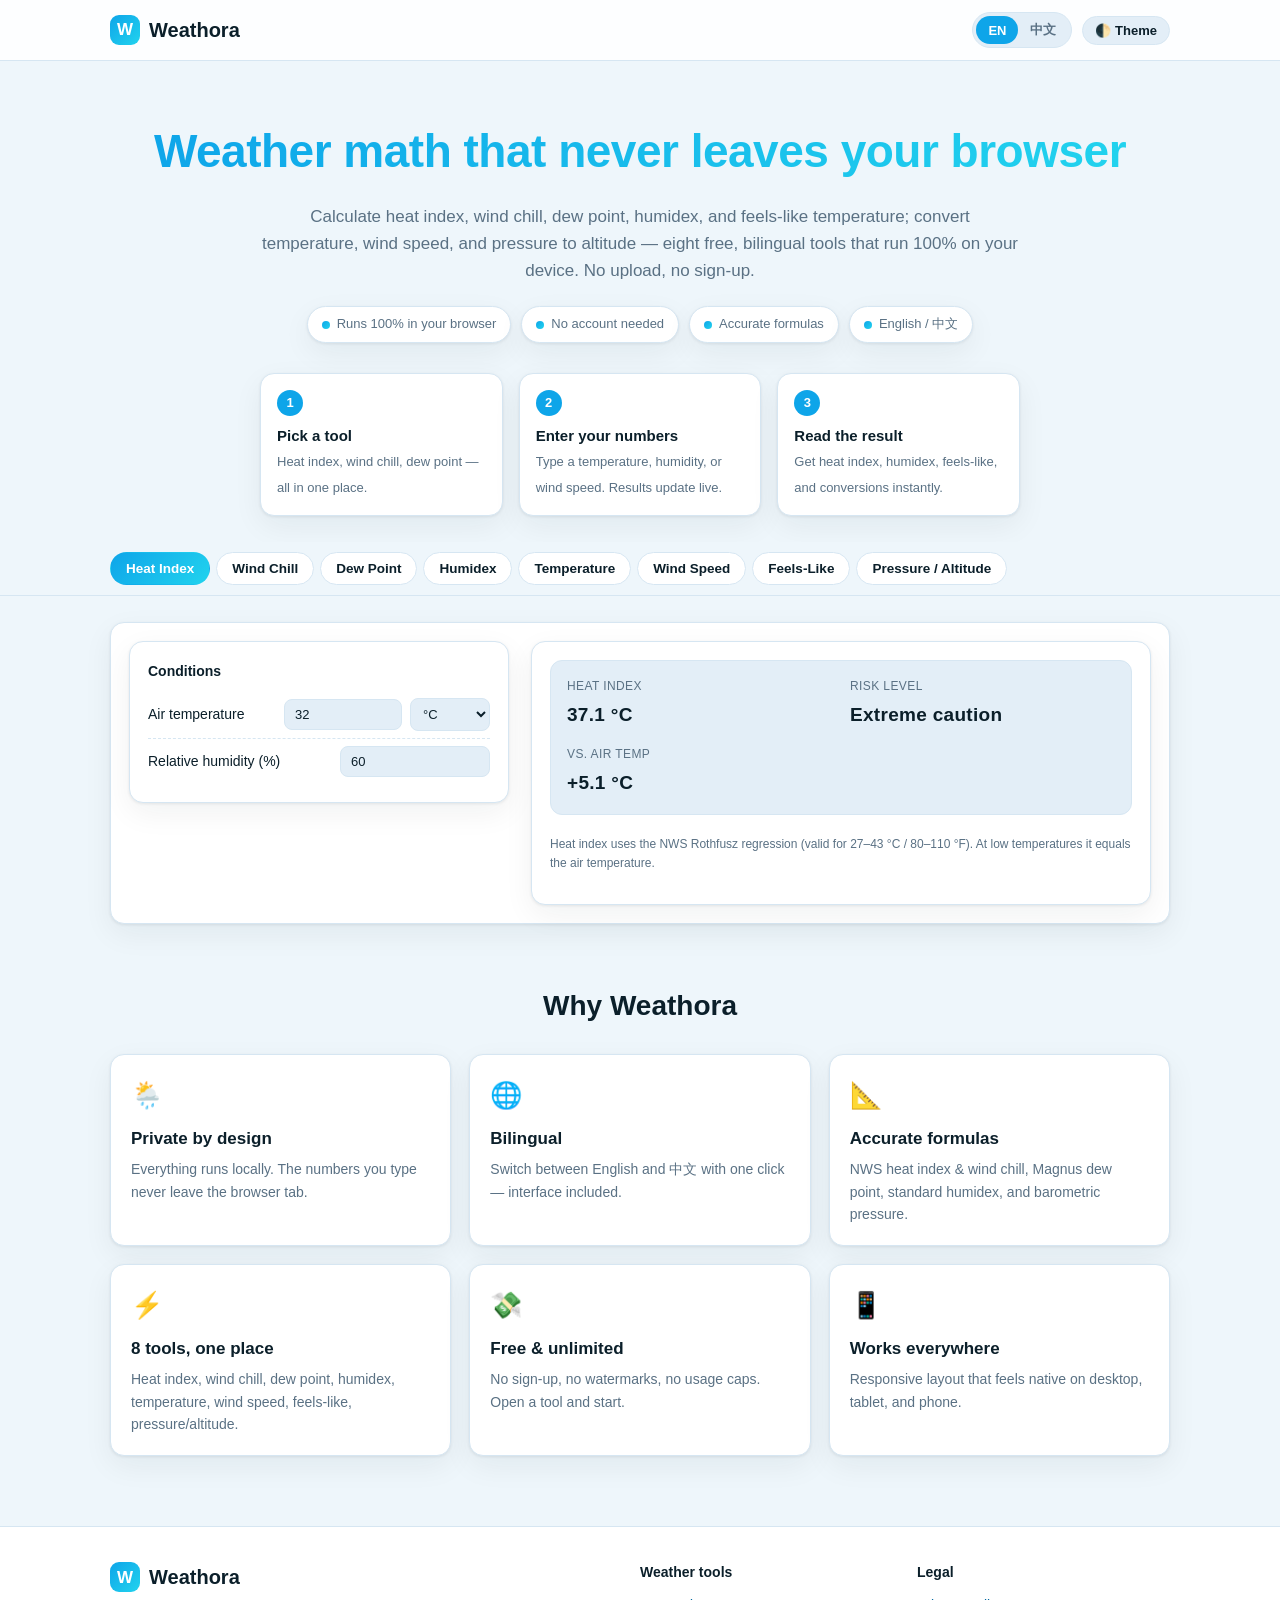
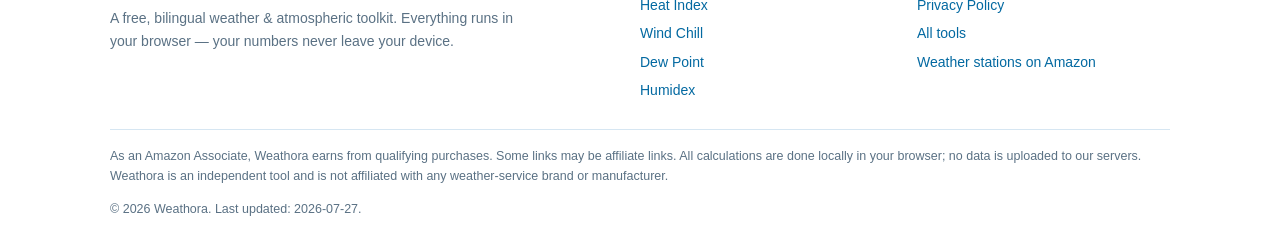
<file: index.html>
<!DOCTYPE html>
<html lang="en" data-theme="light" data-lang="en">
<head>
<meta charset="UTF-8" />
<meta name="viewport" content="width=device-width, initial-scale=1" />
<title>Weathora — Free Online Weather & Atmospheric Calculators (Heat Index, Wind Chill, Dew Point)</title>
<meta name="description" content="Weathora is a free, bilingual weather & atmospheric toolkit that runs 100% in your browser. Calculate heat index, wind chill, dew point, humidex, feels-like temperature, convert temperature and wind speed, and convert pressure to altitude — no upload, no sign-up. 中文界面可用。" />
<meta name="keywords" content="heat index calculator, wind chill calculator, dew point calculator, humidex calculator, temperature converter, wind speed converter, feels like temperature, pressure altitude calculator, 酷热指数计算器, 风寒指数计算器, 露点计算器, 体感温度计算器" />
<meta name="author" content="Weathora" />
<meta name="robots" content="index,follow" />
<link rel="canonical" href="https://weathora.com/" />
<link rel="alternate" hreflang="en" href="https://weathora.com/" />
<link rel="alternate" hreflang="zh-CN" href="https://weathora.com/" />
<link rel="alternate" hreflang="x-default" href="https://weathora.com/" />
<meta property="og:type" content="website" />
<meta property="og:title" content="Weathora — Free Online Weather & Atmospheric Calculators" />
<meta property="og:description" content="Calculate heat index, wind chill, dew point, humidex, feels-like, convert temperature / wind speed / pressure — all in your browser. No upload, no sign-up. 中文界面可用。" />
<meta property="og:url" content="https://weathora.com/" />
<meta property="og:image" content="https://weathora.com/og-image.png" />
<meta name="twitter:card" content="summary_large_image" />
<meta name="twitter:title" content="Weathora — Free Online Weather & Atmospheric Calculators" />
<meta name="twitter:description" content="Free, bilingual weather & atmospheric tools that run in your browser. Heat index, wind chill, dew point, humidex, temperature & wind conversion, and more." />
<meta name="twitter:image" content="https://weathora.com/og-image.png" />
<link rel="icon" type="image/svg+xml" href="favicon.svg" />
<link rel="stylesheet" href="styles.css" />
<!-- Google AdSense (Auto Ads) — placeholder, inert until a real account is connected.
     To go live: replace ca-pub-XXXXXXXXXXXXXX with your real publisher ID and uncomment. -->
<!-- <script async src="https://pagead2.googlesyndication.com/pagead/js/adsbygoogle.js?client=ca-pub-XXXXXXXXXXXXXX" crossorigin="anonymous"></script> -->
<script type="application/ld+json">
{
  "@context": "https://schema.org",
  "@type": "WebSite",
  "name": "Weathora",
  "url": "https://weathora.com/",
  "description": "Free, bilingual weather & atmospheric toolkit that runs entirely in your browser.",
  "inLanguage": ["en", "zh-CN"],
  "potentialAction": { "@type": "SearchAction", "target": "https://weathora.com/#tool-heat", "query-input": "required name=query" }
}
</script>
<script type="application/ld+json">
{
  "@context": "https://schema.org",
  "@type": "ItemList",
  "name": "Weathora Weather Tools",
  "itemListElement": [
    { "@type": "ListItem", "position": 1, "name": "Heat Index Calculator", "url": "https://weathora.com/tools/heat-index.html" },
    { "@type": "ListItem", "position": 2, "name": "Wind Chill Calculator", "url": "https://weathora.com/tools/wind-chill.html" },
    { "@type": "ListItem", "position": 3, "name": "Dew Point Calculator", "url": "https://weathora.com/tools/dew-point.html" },
    { "@type": "ListItem", "position": 4, "name": "Humidex Calculator", "url": "https://weathora.com/tools/humidex.html" },
    { "@type": "ListItem", "position": 5, "name": "Temperature Converter", "url": "https://weathora.com/tools/temperature-converter.html" },
    { "@type": "ListItem", "position": 6, "name": "Wind Speed Converter", "url": "https://weathora.com/tools/wind-speed.html" },
    { "@type": "ListItem", "position": 7, "name": "Feels-Like Temperature", "url": "https://weathora.com/tools/feels-like.html" },
    { "@type": "ListItem", "position": 8, "name": "Pressure & Altitude Calculator", "url": "https://weathora.com/tools/pressure-altitude.html" }
  ]
}
</script>
<script type="application/ld+json">
{
  "@context": "https://schema.org",
  "@type": "Organization",
  "name": "Weathora",
  "url": "https://weathora.com/",
  "logo": "https://weathora.com/favicon.svg",
  "description": "A free, bilingual weather & atmospheric toolkit that runs entirely in your browser."
}
</script>
<script type="application/ld+json">
{
  "@context": "https://schema.org",
  "@type": "FAQPage",
  "mainEntity": [
    { "@type": "Question", "name": "Is my data uploaded to a server?", "acceptedAnswer": { "@type": "Answer", "text": "No. Every Weathora tool runs entirely in your browser using client-side JavaScript. The numbers you enter never leave your device." } },
    { "@type": "Question", "name": "Is Weathora free to use?", "acceptedAnswer": { "@type": "Answer", "text": "Yes. All eight weather tools are completely free, with no account, no watermarks, and no limits." } },
    { "@type": "Question", "name": "Does Weathora support Chinese (中文)?", "acceptedAnswer": { "@type": "Answer", "text": "Yes. Weathora has a one-click English / 中文 toggle in the header, so the entire interface can be switched to Simplified Chinese." } },
    { "@type": "Question", "name": "Which weather calculations are included?", "acceptedAnswer": { "@type": "Answer", "text": "Heat index, wind chill, dew point, humidex, temperature converter, wind speed converter, feels-like temperature, and pressure-to-altitude conversion." } },
    { "@type": "Question", "name": "Are the formulas accurate?", "acceptedAnswer": { "@type": "Answer", "text": "Weathora uses the official NWS Rothfusz heat-index regression, the NWS wind-chill formula, the Magnus dew-point equation, the standard humidex model, and the barometric pressure formula." } }
  ]
}
</script>
</head>
<body>
<header class="site-header">
  <div class="wrap header-inner">
    <a class="brand" href="index.html"><span class="logo">W</span><span>Weathora</span></a>
    <div class="header-actions">
      <div class="seg" id="lang-seg" role="group" aria-label="Language">
        <button data-lang-set="en" class="active">EN</button>
        <button data-lang-set="zh-CN">中文</button>
      </div>
      <button class="toggle-btn" id="theme-toggle" aria-label="Toggle theme">🌓 <span data-en="Theme" data-zh="主题">Theme</span></button>
    </div>
  </div>
</header>

<section class="hero wrap">
  <h1><span class="hl" data-en="Weather math that never leaves your browser" data-zh="永远不会离开你浏览器的天气计算">Weather math that never leaves your browser</span></h1>
  <p class="sub" data-en="Calculate heat index, wind chill, dew point, humidex, and feels-like temperature; convert temperature, wind speed, and pressure to altitude — eight free, bilingual tools that run 100% on your device. No upload, no sign-up." data-zh="计算酷热指数、风寒指数、露点、湿度指数与体感温度；换算温度、风速与海拔气压——八款免费的双语工具，全部在你的设备上运行。无需上传，无需注册。">Calculate heat index, wind chill, dew point, humidex, and feels-like temperature; convert temperature, wind speed, and pressure to altitude — eight free, bilingual tools that run 100% on your device. No upload, no sign-up.</p>
  <div class="badges">
    <span class="badge"><span class="dot"></span><span data-en="Runs 100% in your browser" data-zh="全程在你的浏览器中运行">Runs 100% in your browser</span></span>
    <span class="badge"><span class="dot"></span><span data-en="No account needed" data-zh="无需注册账号">No account needed</span></span>
    <span class="badge"><span class="dot"></span><span data-en="Accurate formulas" data-zh="精确公式">Accurate formulas</span></span>
    <span class="badge"><span class="dot"></span><span data-en="English / 中文" data-zh="英文 / 中文 双语">English / 中文</span></span>
  </div>
  <div class="steps">
    <div class="step"><div class="n">1</div><b data-en="Pick a tool" data-zh="选择一个工具">Pick a tool</b><span data-en="Heat index, wind chill, dew point — all in one place." data-zh="酷热指数、风寒指数、露点——一应俱全。">Heat index, wind chill, dew point — all in one place.</span></div>
    <div class="step"><div class="n">2</div><b data-en="Enter your numbers" data-zh="输入数值">Enter your numbers</b><span data-en="Type a temperature, humidity, or wind speed. Results update live." data-zh="输入温度、湿度或风速，结果实时更新。">Type a temperature, humidity, or wind speed. Results update live.</span></div>
    <div class="step"><div class="n">3</div><b data-en="Read the result" data-zh="查看结果">Read the result</b><span data-en="Get heat index, humidex, feels-like, and conversions instantly." data-zh="即刻得到酷热指数、湿度指数、体感温度与各类换算。">Get heat index, humidex, feels-like, and conversions instantly.</span></div>
  </div>
</section>

<nav class="toolnav">
  <div class="wrap toolnav-inner" id="toolnav">
    <button class="tab active" data-tool="heat" data-en="Heat Index" data-zh="酷热指数">Heat Index</button>
    <button class="tab" data-tool="chill" data-en="Wind Chill" data-zh="风寒指数">Wind Chill</button>
    <button class="tab" data-tool="dew" data-en="Dew Point" data-zh="露点">Dew Point</button>
    <button class="tab" data-tool="hum" data-en="Humidex" data-zh="湿度指数">Humidex</button>
    <button class="tab" data-tool="temp" data-en="Temperature" data-zh="温度换算">Temperature</button>
    <button class="tab" data-tool="wind" data-en="Wind Speed" data-zh="风速换算">Wind Speed</button>
    <button class="tab" data-tool="feels" data-en="Feels-Like" data-zh="体感温度">Feels-Like</button>
    <button class="tab" data-tool="press" data-en="Pressure / Altitude" data-zh="气压 / 海拔">Pressure / Altitude</button>
  </div>
</nav>

<main class="wrap studio">

  <!-- 1. HEAT INDEX -->
  <section class="tool-panel panel active" data-tool="heat" id="tool-heat">
    <div class="panel">
      <label class="panel-label" data-en="Conditions" data-zh="环境条件">Conditions</label>
      <div class="row"><span class="opt-label" data-en="Air temperature" data-zh="空气温度">Air temperature</span><span style="display:flex;gap:8px;align-items:center"><input type="number" id="heat-t" value="32" step="0.1" style="width:118px;border:1px solid var(--border);border-radius:8px;padding:7px 10px;background:var(--surface-2);color:var(--text);font-size:13px" /><select id="heat-tu" style="width:80px;border:1px solid var(--border);border-radius:8px;padding:7px 8px;background:var(--surface-2);color:var(--text);font-size:13px"><option value="C" selected>°C</option><option value="F">°F</option></select></span></div>
      <div class="row"><span class="opt-label" data-en="Relative humidity (%)" data-zh="相对湿度 (%)">Relative humidity (%)</span><input type="number" id="heat-rh" value="60" min="0" max="100" style="width:150px;border:1px solid var(--border);border-radius:8px;padding:7px 10px;background:var(--surface-2);color:var(--text);font-size:13px" /></div>
    </div>
    <div class="panel preview-panel">
      <div class="out-box">
        <div class="result-grid">
          <div><span class="rk" data-en="Heat index" data-zh="酷热指数">Heat index</span><b id="heat-out" class="rv">—</b></div>
          <div><span class="rk" data-en="Risk level" data-zh="风险等级">Risk level</span><b id="heat-cat" class="rv">—</b></div>
          <div><span class="rk" data-en="vs. air temp" data-zh="对比气温">vs. air temp</span><b id="heat-diff" class="rv">—</b></div>
        </div>
      </div>
      <p class="hint" data-en="Heat index uses the NWS Rothfusz regression (valid for 27–43 °C / 80–110 °F). At low temperatures it equals the air temperature." data-zh="酷热指数采用 NWS Rothfusz 回归公式（适用于 27–43°C / 80–110°F）。低温时等于气温。">Heat index uses the NWS Rothfusz regression (valid for 27–43 °C / 80–110 °F). At low temperatures it equals the air temperature.</p>
    </div>
  </section>

  <!-- 2. WIND CHILL -->
  <section class="tool-panel panel" data-tool="chill" id="tool-chill">
    <div class="panel">
      <label class="panel-label" data-en="Conditions" data-zh="环境条件">Conditions</label>
      <div class="row"><span class="opt-label" data-en="Air temperature" data-zh="空气温度">Air temperature</span><span style="display:flex;gap:8px;align-items:center"><input type="number" id="chill-t" value="0" step="0.1" style="width:118px;border:1px solid var(--border);border-radius:8px;padding:7px 10px;background:var(--surface-2);color:var(--text);font-size:13px" /><select id="chill-tu" style="width:80px;border:1px solid var(--border);border-radius:8px;padding:7px 8px;background:var(--surface-2);color:var(--text);font-size:13px"><option value="C" selected>°C</option><option value="F">°F</option></select></span></div>
      <div class="row"><span class="opt-label" data-en="Wind speed" data-zh="风速">Wind speed</span><span style="display:flex;gap:8px;align-items:center"><input type="number" id="chill-w" value="15" step="0.1" style="width:110px;border:1px solid var(--border);border-radius:8px;padding:7px 10px;background:var(--surface-2);color:var(--text);font-size:13px" /><select id="chill-wu" style="width:88px;border:1px solid var(--border);border-radius:8px;padding:7px 8px;background:var(--surface-2);color:var(--text);font-size:13px"><option value="kmh" selected>km/h</option><option value="mph">mph</option><option value="ms">m/s</option><option value="kt">knots</option></select></span></div>
    </div>
    <div class="panel preview-panel">
      <div class="out-box">
        <div class="result-grid">
          <div><span class="rk" data-en="Wind chill" data-zh="风寒温度">Wind chill</span><b id="chill-out" class="rv">—</b></div>
          <div><span class="rk" data-en="vs. air temp" data-zh="对比气温">vs. air temp</span><b id="chill-diff" class="rv">—</b></div>
        </div>
      </div>
      <p class="hint" data-en="Wind chill uses the NWS formula (valid for air temperature ≤ 10 °C / 50 °F and wind ≥ 5 km/h / 3 mph)." data-zh="风寒指数采用 NWS 公式（适用于气温 ≤ 10°C / 50°F 且风速 ≥ 5 km/h / 3 mph）。">Wind chill uses the NWS formula (valid for air temperature ≤ 10 °C / 50 °F and wind ≥ 5 km/h / 3 mph).</p>
    </div>
  </section>

  <!-- 3. DEW POINT -->
  <section class="tool-panel panel" data-tool="dew" id="tool-dew">
    <div class="panel">
      <label class="panel-label" data-en="Conditions" data-zh="环境条件">Conditions</label>
      <div class="row"><span class="opt-label" data-en="Air temperature" data-zh="空气温度">Air temperature</span><span style="display:flex;gap:8px;align-items:center"><input type="number" id="dew-t" value="25" step="0.1" style="width:118px;border:1px solid var(--border);border-radius:8px;padding:7px 10px;background:var(--surface-2);color:var(--text);font-size:13px" /><select id="dew-tu" style="width:80px;border:1px solid var(--border);border-radius:8px;padding:7px 8px;background:var(--surface-2);color:var(--text);font-size:13px"><option value="C" selected>°C</option><option value="F">°F</option></select></span></div>
      <div class="row"><span class="opt-label" data-en="Relative humidity (%)" data-zh="相对湿度 (%)">Relative humidity (%)</span><input type="number" id="dew-rh" value="60" min="0" max="100" style="width:150px;border:1px solid var(--border);border-radius:8px;padding:7px 10px;background:var(--surface-2);color:var(--text);font-size:13px" /></div>
    </div>
    <div class="panel preview-panel">
      <div class="out-box">
        <div class="result-grid">
          <div><span class="rk" data-en="Dew point" data-zh="露点">Dew point</span><b id="dew-out" class="rv">—</b></div>
          <div><span class="rk" data-en="Comfort" data-zh="体感">Comfort</span><b id="dew-cat" class="rv">—</b></div>
        </div>
      </div>
      <p class="hint" data-en="Dew point uses the Magnus formula. Higher dew points mean more moisture and a muggy feeling." data-zh="露点采用 Magnus 公式。露点越高，空气越潮湿闷热。">Dew point uses the Magnus formula. Higher dew points mean more moisture and a muggy feeling.</p>
    </div>
  </section>

  <!-- 4. HUMIDEX -->
  <section class="tool-panel panel" data-tool="hum" id="tool-hum">
    <div class="panel">
      <label class="panel-label" data-en="Conditions" data-zh="环境条件">Conditions</label>
      <div class="row"><span class="opt-label" data-en="Air temperature" data-zh="空气温度">Air temperature</span><span style="display:flex;gap:8px;align-items:center"><input type="number" id="hum-t" value="30" step="0.1" style="width:118px;border:1px solid var(--border);border-radius:8px;padding:7px 10px;background:var(--surface-2);color:var(--text);font-size:13px" /><select id="hum-tu" style="width:80px;border:1px solid var(--border);border-radius:8px;padding:7px 8px;background:var(--surface-2);color:var(--text);font-size:13px"><option value="C" selected>°C</option><option value="F">°F</option></select></span></div>
      <div class="row"><span class="opt-label" data-en="Relative humidity (%)" data-zh="相对湿度 (%)">Relative humidity (%)</span><input type="number" id="hum-rh" value="70" min="0" max="100" style="width:150px;border:1px solid var(--border);border-radius:8px;padding:7px 10px;background:var(--surface-2);color:var(--text);font-size:13px" /></div>
    </div>
    <div class="panel preview-panel">
      <div class="out-box">
        <div class="result-grid">
          <div><span class="rk" data-en="Humidex" data-zh="湿度指数">Humidex</span><b id="hum-out" class="rv">—</b></div>
          <div><span class="rk" data-en="≈ °F" data-zh="≈ °F">≈ °F</span><b id="hum-f" class="rv">—</b></div>
          <div><span class="rk" data-en="Dew point used" data-zh="采用露点">Dew point used</span><b id="hum-dp" class="rv">—</b></div>
          <div><span class="rk" data-en="Discomfort" data-zh="舒适度">Discomfort</span><b id="hum-cat" class="rv">—</b></div>
        </div>
      </div>
      <p class="hint" data-en="Humidex is a Canadian summer-comfort index. It is shown in °C (the conventional unit); the °F equivalent is also given." data-zh="湿度指数是加拿大夏季舒适度指标，以 °C 表示（惯例单位），同时给出 °F 等效值。">Humidex is a Canadian summer-comfort index. It is shown in °C (the conventional unit); the °F equivalent is also given.</p>
    </div>
  </section>

  <!-- 5. TEMPERATURE CONVERTER -->
  <section class="tool-panel panel" data-tool="temp" id="tool-temp">
    <div class="panel">
      <label class="panel-label" data-en="Convert from" data-zh="从以下单位转换">Convert from</label>
      <div class="row"><span class="opt-label" data-en="Value" data-zh="数值">Value</span><input type="number" id="tmp-v" value="25" step="0.1" style="width:150px;border:1px solid var(--border);border-radius:8px;padding:7px 10px;background:var(--surface-2);color:var(--text);font-size:13px" /></div>
      <div class="row"><span class="opt-label" data-en="From unit" data-zh="原单位">From unit</span><select id="tmp-from" style="width:150px;border:1px solid var(--border);border-radius:8px;padding:7px 10px;background:var(--surface-2);color:var(--text);font-size:13px"><option value="C" selected>°C</option><option value="F">°F</option><option value="K">K</option></select></div>
    </div>
    <div class="panel preview-panel">
      <div class="out-box">
        <div class="result-grid">
          <div><span class="rk" data-en="Celsius" data-zh="摄氏度">Celsius</span><b id="tmp-c" class="rv">—</b></div>
          <div><span class="rk" data-en="Fahrenheit" data-zh="华氏度">Fahrenheit</span><b id="tmp-f" class="rv">—</b></div>
          <div><span class="rk" data-en="Kelvin" data-zh="开尔文">Kelvin</span><b id="tmp-k" class="rv">—</b></div>
        </div>
      </div>
      <p class="hint" data-en="Converts between Celsius, Fahrenheit, and Kelvin. Results update as you type." data-zh="在摄氏度、华氏度与开尔文之间换算，输入即更新。">Converts between Celsius, Fahrenheit, and Kelvin. Results update as you type.</p>
    </div>
  </section>

  <!-- 6. WIND SPEED CONVERTER -->
  <section class="tool-panel panel" data-tool="wind" id="tool-wind">
    <div class="panel">
      <label class="panel-label" data-en="Convert from" data-zh="从以下单位转换">Convert from</label>
      <div class="row"><span class="opt-label" data-en="Value" data-zh="数值">Value</span><input type="number" id="wnd-v" value="10" step="0.1" style="width:150px;border:1px solid var(--border);border-radius:8px;padding:7px 10px;background:var(--surface-2);color:var(--text);font-size:13px" /></div>
      <div class="row"><span class="opt-label" data-en="From unit" data-zh="原单位">From unit</span><select id="wnd-from" style="width:150px;border:1px solid var(--border);border-radius:8px;padding:7px 10px;background:var(--surface-2);color:var(--text);font-size:13px"><option value="ms" selected>m/s</option><option value="kmh">km/h</option><option value="mph">mph</option><option value="kt">knots</option></select></div>
    </div>
    <div class="panel preview-panel">
      <div class="out-box">
        <div class="result-grid">
          <div><span class="rk" data-en="Meters / sec" data-zh="米 / 秒">Meters / sec</span><b id="wnd-ms" class="rv">—</b></div>
          <div><span class="rk" data-en="Km / hour" data-zh="公里 / 时">Km / hour</span><b id="wnd-kmh" class="rv">—</b></div>
          <div><span class="rk" data-en="Miles / hour" data-zh="英里 / 时">Miles / hour</span><b id="wnd-mph" class="rv">—</b></div>
          <div><span class="rk" data-en="Knots" data-zh="节">Knots</span><b id="wnd-kt" class="rv">—</b></div>
        </div>
      </div>
      <p class="hint" data-en="Converts wind speed between m/s, km/h, mph, and knots. 1 m/s ≈ 3.6 km/h ≈ 2.237 mph." data-zh="在 m/s、km/h、mph 与节之间换算。1 m/s ≈ 3.6 km/h ≈ 2.237 mph。">Converts wind speed between m/s, km/h, mph, and knots. 1 m/s ≈ 3.6 km/h ≈ 2.237 mph.</p>
    </div>
  </section>

  <!-- 7. FEELS-LIKE -->
  <section class="tool-panel panel" data-tool="feels" id="tool-feels">
    <div class="panel">
      <label class="panel-label" data-en="Conditions" data-zh="环境条件">Conditions</label>
      <div class="row"><span class="opt-label" data-en="Air temperature" data-zh="空气温度">Air temperature</span><span style="display:flex;gap:8px;align-items:center"><input type="number" id="feels-t" value="30" step="0.1" style="width:118px;border:1px solid var(--border);border-radius:8px;padding:7px 10px;background:var(--surface-2);color:var(--text);font-size:13px" /><select id="feels-tu" style="width:80px;border:1px solid var(--border);border-radius:8px;padding:7px 8px;background:var(--surface-2);color:var(--text);font-size:13px"><option value="C" selected>°C</option><option value="F">°F</option></select></span></div>
      <div class="row"><span class="opt-label" data-en="Relative humidity (%)" data-zh="相对湿度 (%)">Relative humidity (%)</span><input type="number" id="feels-rh" value="60" min="0" max="100" style="width:150px;border:1px solid var(--border);border-radius:8px;padding:7px 10px;background:var(--surface-2);color:var(--text);font-size:13px" /></div>
      <div class="row"><span class="opt-label" data-en="Wind speed" data-zh="风速">Wind speed</span><span style="display:flex;gap:8px;align-items:center"><input type="number" id="feels-w" value="10" step="0.1" style="width:110px;border:1px solid var(--border);border-radius:8px;padding:7px 10px;background:var(--surface-2);color:var(--text);font-size:13px" /><select id="feels-wu" style="width:88px;border:1px solid var(--border);border-radius:8px;padding:7px 8px;background:var(--surface-2);color:var(--text);font-size:13px"><option value="ms" selected>m/s</option><option value="kmh">km/h</option><option value="mph">mph</option><option value="kt">knots</option></select></span></div>
    </div>
    <div class="panel preview-panel">
      <div class="out-box">
        <div class="result-grid">
          <div><span class="rk" data-en="Feels like" data-zh="体感温度">Feels like</span><b id="feels-out" class="rv">—</b></div>
          <div><span class="rk" data-en="Model used" data-zh="采用模型">Model used</span><b id="feels-model" class="rv">—</b></div>
          <div><span class="rk" data-en="vs. air temp" data-zh="对比气温">vs. air temp</span><b id="feels-diff" class="rv">—</b></div>
        </div>
      </div>
      <p class="hint" data-en="Uses the heat-index model when hot (≥ 27 °C), the wind-chill model when cold (≤ 10 °C with wind), otherwise the air temperature." data-zh="炎热时（≥ 27°C）采用酷热指数模型，寒冷且有风时（≤ 10°C）采用风寒模型，否则取气温。">Uses the heat-index model when hot (≥ 27 °C), the wind-chill model when cold (≤ 10 °C with wind), otherwise the air temperature.</p>
    </div>
  </section>

  <!-- 8. PRESSURE / ALTITUDE -->
  <section class="tool-panel panel" data-tool="press" id="tool-press">
    <div class="panel">
      <label class="panel-label" data-en="Mode" data-zh="模式">Mode</label>
      <select id="press-mode" style="width:100%;border:1px solid var(--border);border-radius:8px;padding:9px 10px;background:var(--surface-2);color:var(--text);font-size:14px">
        <option value="toPress" data-en="Altitude → Pressure" data-zh="海拔 → 气压">Altitude → Pressure</option>
        <option value="toAlt" data-en="Pressure → Altitude" data-zh="气压 → 海拔">Pressure → Altitude</option>
      </select>
      <div id="press-alt-row" style="margin-top:12px">
        <div class="row"><span class="opt-label" data-en="Altitude (m)" data-zh="海拔 (米)">Altitude (m)</span><input type="number" id="press-alt" value="1000" step="10" style="width:150px;border:1px solid var(--border);border-radius:8px;padding:7px 10px;background:var(--surface-2);color:var(--text);font-size:13px" /></div>
      </div>
      <div id="press-press-row" style="margin-top:12px;display:none">
        <div class="row"><span class="opt-label" data-en="Pressure (hPa)" data-zh="气压 (hPa)">Pressure (hPa)</span><input type="number" id="press-pa" value="900" step="1" style="width:150px;border:1px solid var(--border);border-radius:8px;padding:7px 10px;background:var(--surface-2);color:var(--text);font-size:13px" /></div>
      </div>
      <div class="row" style="margin-top:12px"><span class="opt-label" data-en="Surface temp (°C)" data-zh="地表温度 (°C)">Surface temp (°C)</span><input type="number" id="press-tc" value="15" step="1" style="width:150px;border:1px solid var(--border);border-radius:8px;padding:7px 10px;background:var(--surface-2);color:var(--text);font-size:13px" /></div>
    </div>
    <div class="panel preview-panel">
      <div class="out-box">
        <div class="result-grid">
          <div><span class="rk" data-en="Pressure" data-zh="气压">Pressure</span><b id="press-paout" class="rv">—</b></div>
          <div><span class="rk" data-en="Altitude" data-zh="海拔">Altitude</span><b id="press-altout" class="rv">—</b></div>
          <div><span class="rk" data-en="Equivalent" data-zh="等效值">Equivalent</span><b id="press-eq" class="rv">—</b></div>
        </div>
      </div>
      <p class="hint" data-en="Barometric formula with a temperature correction. At 0 m and 15 °C the standard pressure is 1013.25 hPa." data-zh="带温度修正的气压公式。在 0 米、15°C 时标准气压为 1013.25 hPa。">Barometric formula with a temperature correction. At 0 m and 15 °C the standard pressure is 1013.25 hPa.</p>
    </div>
  </section>

</main>

<section class="features wrap">
  <h2 data-en="Why Weathora" data-zh="为什么选择 Weathora">Why Weathora</h2>
  <div class="feature-grid">
    <div class="feature"><div class="ficon">🌦️</div><h3 data-en="Private by design" data-zh="隐私优先">Private by design</h3><p data-en="Everything runs locally. The numbers you type never leave the browser tab." data-zh="所有计算都在本地完成，你输入的数值绝不会离开浏览器。">Everything runs locally. The numbers you type never leave the browser tab.</p></div>
    <div class="feature"><div class="ficon">🌐</div><h3 data-en="Bilingual" data-zh="中英双语">Bilingual</h3><p data-en="Switch between English and 中文 with one click — interface included." data-zh="一键在英文与中文之间切换，界面完整支持。">Switch between English and 中文 with one click — interface included.</p></div>
    <div class="feature"><div class="ficon">📐</div><h3 data-en="Accurate formulas" data-zh="精确公式">Accurate formulas</h3><p data-en="NWS heat index & wind chill, Magnus dew point, standard humidex, and barometric pressure." data-zh="NWS 酷热指数与风寒指数、Magnus 露点、标准湿度指数，以及气压公式。">NWS heat index & wind chill, Magnus dew point, standard humidex, and barometric pressure.</p></div>
    <div class="feature"><div class="ficon">⚡</div><h3 data-en="8 tools, one place" data-zh="8 款工具，一处集成">8 tools, one place</h3><p data-en="Heat index, wind chill, dew point, humidex, temperature, wind speed, feels-like, pressure/altitude." data-zh="酷热指数、风寒指数、露点、湿度指数、温度、风速、体感温度与气压海拔。">Heat index, wind chill, dew point, humidex, temperature, wind speed, feels-like, pressure/altitude.</p></div>
    <div class="feature"><div class="ficon">💸</div><h3 data-en="Free &amp; unlimited" data-zh="免费且不限次">Free &amp; unlimited</h3><p data-en="No sign-up, no watermarks, no usage caps. Open a tool and start." data-zh="无需注册、不加水印、不限次数。打开即用。">No sign-up, no watermarks, no usage caps. Open a tool and start.</p></div>
    <div class="feature"><div class="ficon">📱</div><h3 data-en="Works everywhere" data-zh="随处可用">Works everywhere</h3><p data-en="Responsive layout that feels native on desktop, tablet, and phone." data-zh="响应式布局，在桌面、平板和手机上都流畅自然。">Responsive layout that feels native on desktop, tablet, and phone.</p></div>
  </div>
</section>

<footer class="site-footer">
  <div class="wrap">
    <div class="foot-grid">
      <div>
        <div class="brand" style="margin-bottom:10px"><span class="logo">W</span><span>Weathora</span></div>
        <p class="priv-safe" data-en="A free, bilingual weather & atmospheric toolkit. Everything runs in your browser — your numbers never leave your device." data-zh="免费、双语的天气与大气工具集。所有计算都在你的浏览器中完成——数值绝不离开你的设备。">A free, bilingual weather & atmospheric toolkit. Everything runs in your browser — your numbers never leave your device.</p>
      </div>
      <div>
        <h4 data-en="Weather tools" data-zh="天气工具">Weather tools</h4>
        <ul>
          <li><a href="index.html#tool-heat" data-en="Heat Index" data-zh="酷热指数">Heat Index</a></li>
          <li><a href="index.html#tool-chill" data-en="Wind Chill" data-zh="风寒指数">Wind Chill</a></li>
          <li><a href="index.html#tool-dew" data-en="Dew Point" data-zh="露点">Dew Point</a></li>
          <li><a href="index.html#tool-hum" data-en="Humidex" data-zh="湿度指数">Humidex</a></li>
        </ul>
      </div>
      <div>
        <h4 data-en="Legal" data-zh="法律">Legal</h4>
        <ul>
          <li><a href="privacy.html" data-en="Privacy Policy" data-zh="隐私政策">Privacy Policy</a></li>
          <li><a href="index.html" data-en="All tools" data-zh="全部工具">All tools</a></li>
          <li><a href="https://www.amazon.com/s?k=weather+station&tag=weathora-20" target="_blank" rel="sponsored nofollow noopener" data-en="Weather stations on Amazon" data-zh="Amazon 上的气象站">Weather stations on Amazon</a></li>
        </ul>
      </div>
    </div>
    <p class="disclosure" data-en="As an Amazon Associate, Weathora earns from qualifying purchases. Some links may be affiliate links. All calculations are done locally in your browser; no data is uploaded to our servers. Weathora is an independent tool and is not affiliated with any weather-service brand or manufacturer." data-zh="作为 Amazon Associates 会员，Weathora 可从符合条件的购买中获得收益。部分链接可能为联盟链接。所有计算均在你的浏览器本地完成，数据不会上传到我们的服务器。Weathora 是独立工具，与任何气象服务品牌或厂商无隶属关系。">As an Amazon Associate, Weathora earns from qualifying purchases. Some links may be affiliate links. All calculations are done locally in your browser; no data is uploaded to our servers. Weathora is an independent tool and is not affiliated with any weather-service brand or manufacturer.</p>
    <p class="copyright" data-en="© 2026 Weathora. Last updated: 2026-07-27." data-zh="© 2026 Weathora。最后更新：2026-07-27。">© 2026 Weathora. Last updated: 2026-07-27.</p>
  </div>
</footer>
<script src="app.js"></script>
</body>
</html>
</file>
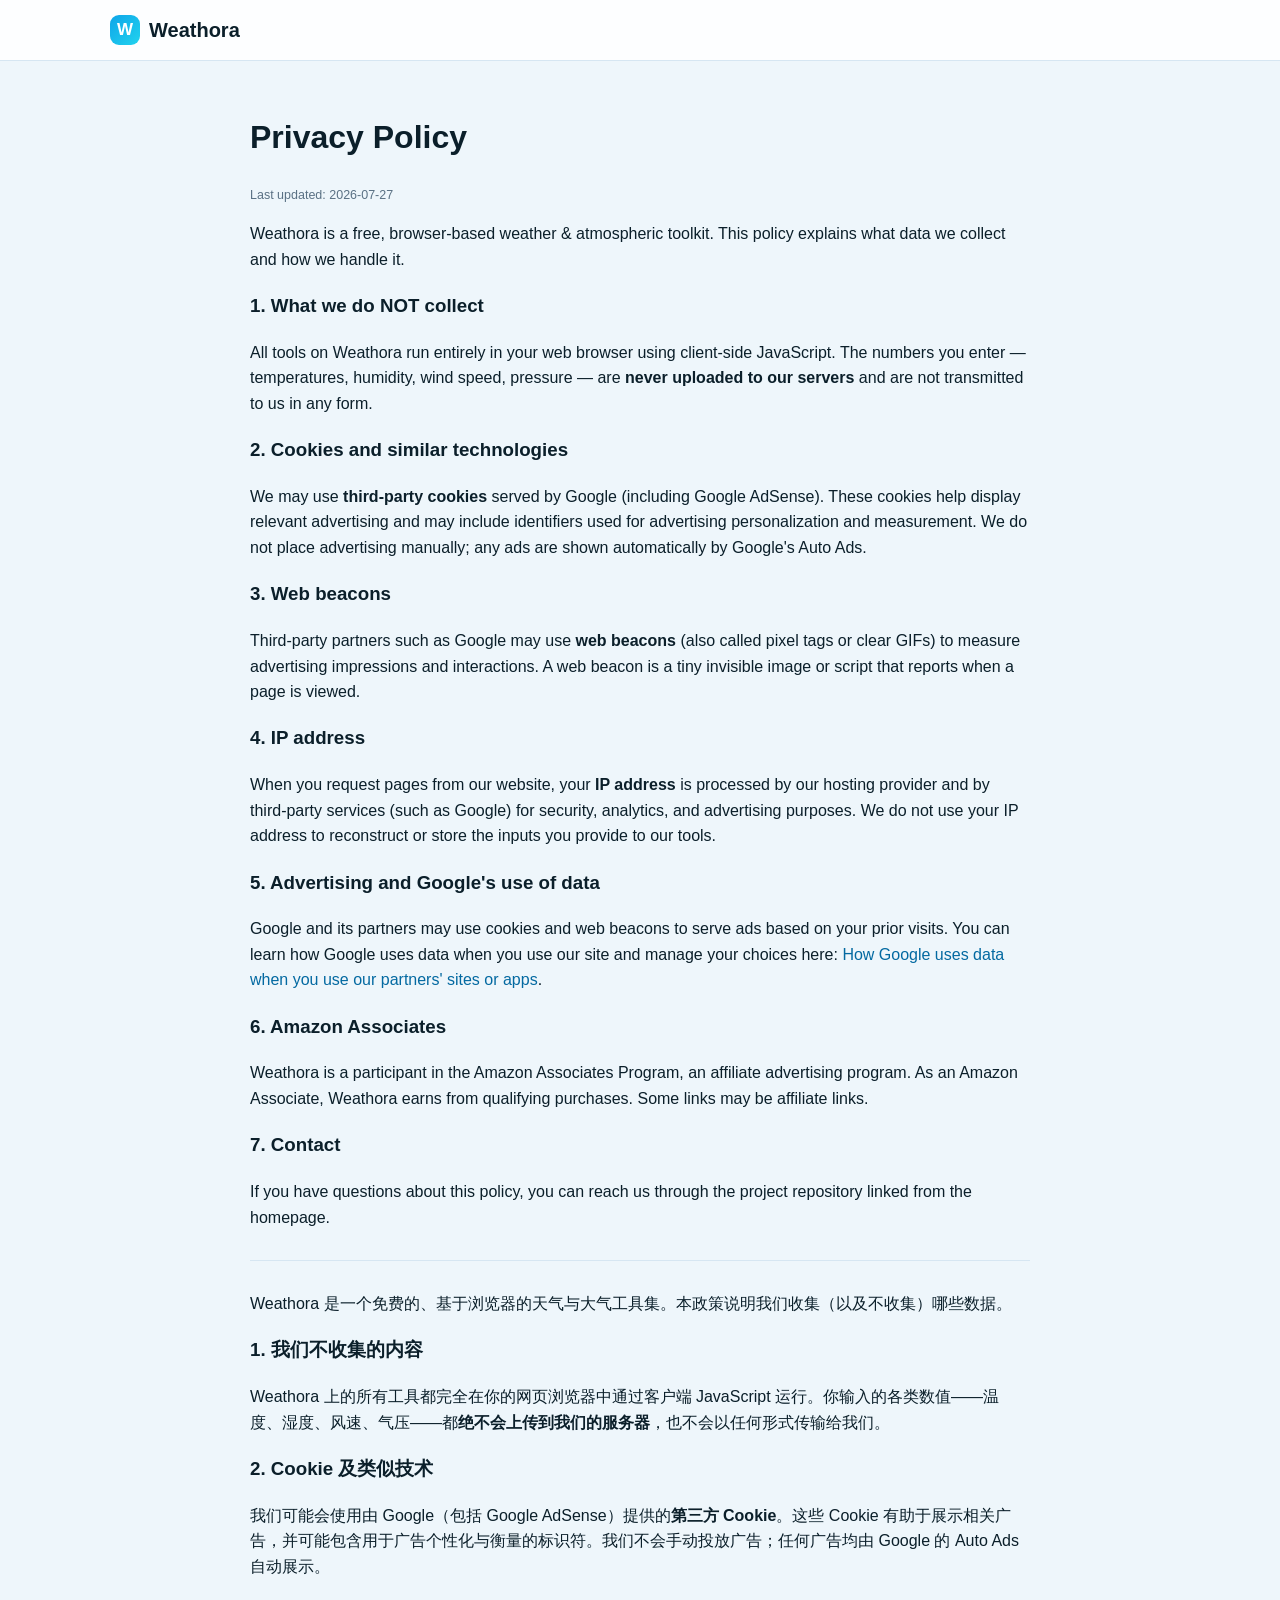
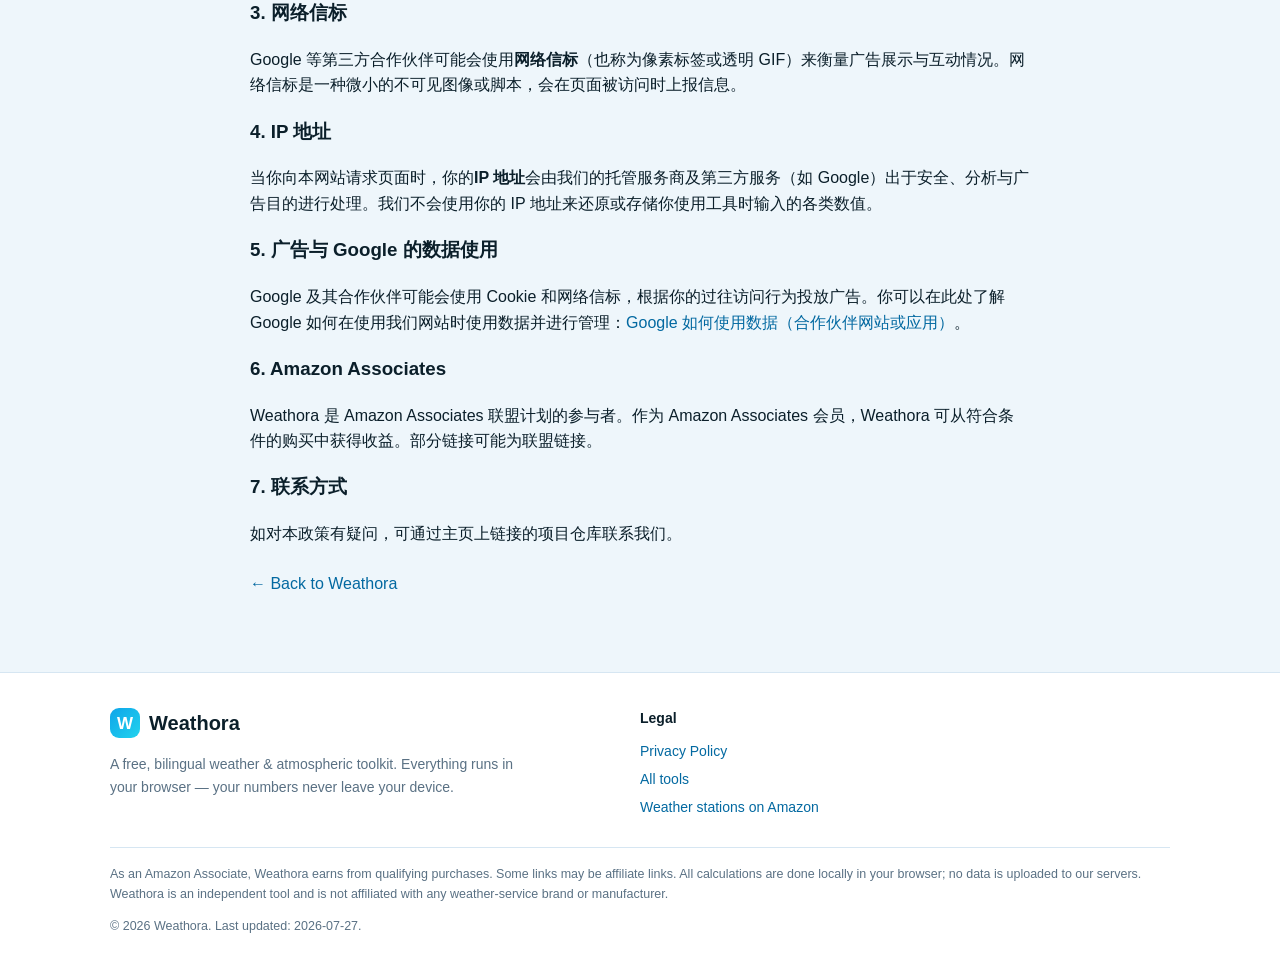
<file: privacy.html>
<!DOCTYPE html>
<html lang="en" data-theme="light" data-lang="en">
<head>
<meta charset="UTF-8" />
<meta name="viewport" content="width=device-width, initial-scale=1" />
<title>Privacy Policy — Weathora</title>
<meta name="description" content="Weathora privacy policy: how this browser-based weather & atmospheric toolkit handles (and does not handle) your data." />
<meta name="robots" content="index,follow" />
<link rel="canonical" href="https://weathora.com/privacy.html" />
<link rel="alternate" hreflang="en" href="https://weathora.com/privacy.html" />
<link rel="alternate" hreflang="zh-CN" href="https://weathora.com/privacy.html" />
<link rel="alternate" hreflang="x-default" href="https://weathora.com/privacy.html" />
<meta property="og:title" content="Privacy Policy — Weathora" />
<meta property="og:url" content="https://weathora.com/privacy.html" />
<meta property="og:image" content="https://weathora.com/og-image.png" />
<link rel="icon" type="image/svg+xml" href="favicon.svg" />
<link rel="stylesheet" href="styles.css" />
</head>
<body>
<header class="site-header">
  <div class="wrap header-inner">
    <a class="brand" href="index.html"><span class="logo">W</span><span>Weathora</span></a>
  </div>
</header>

<main class="wrap" style="max-width:820px;padding-top:30px;padding-bottom:40px">
  <h1 data-en="Privacy Policy" data-zh="隐私政策">Privacy Policy</h1>
  <p class="copyright" data-en="Last updated: 2026-07-27" data-zh="最后更新：2026-07-27">Last updated: 2026-07-27</p>

  <section lang="en">
    <p>Weathora is a free, browser-based weather &amp; atmospheric toolkit. This policy explains what data we collect and how we handle it.</p>

    <h3>1. What we do NOT collect</h3>
    <p>All tools on Weathora run entirely in your web browser using client-side JavaScript. The numbers you enter — temperatures, humidity, wind speed, pressure — are <strong>never uploaded to our servers</strong> and are not transmitted to us in any form.</p>

    <h3>2. Cookies and similar technologies</h3>
    <p>We may use <strong>third-party cookies</strong> served by Google (including Google AdSense). These cookies help display relevant advertising and may include identifiers used for advertising personalization and measurement. We do not place advertising manually; any ads are shown automatically by Google's Auto Ads.</p>

    <h3>3. Web beacons</h3>
    <p>Third-party partners such as Google may use <strong>web beacons</strong> (also called pixel tags or clear GIFs) to measure advertising impressions and interactions. A web beacon is a tiny invisible image or script that reports when a page is viewed.</p>

    <h3>4. IP address</h3>
    <p>When you request pages from our website, your <strong>IP address</strong> is processed by our hosting provider and by third-party services (such as Google) for security, analytics, and advertising purposes. We do not use your IP address to reconstruct or store the inputs you provide to our tools.</p>

    <h3>5. Advertising and Google's use of data</h3>
    <p>Google and its partners may use cookies and web beacons to serve ads based on your prior visits. You can learn how Google uses data when you use our site and manage your choices here: <a href="https://www.google.com/policies/privacy/partners/" target="_blank" rel="noopener">How Google uses data when you use our partners' sites or apps</a>.</p>

    <h3>6. Amazon Associates</h3>
    <p>Weathora is a participant in the Amazon Associates Program, an affiliate advertising program. As an Amazon Associate, Weathora earns from qualifying purchases. Some links may be affiliate links.</p>

    <h3>7. Contact</h3>
    <p>If you have questions about this policy, you can reach us through the project repository linked from the homepage.</p>
  </section>

  <hr style="margin:30px 0;border:0;border-top:1px solid var(--border)" />

  <section lang="zh-CN">
    <p>Weathora 是一个免费的、基于浏览器的天气与大气工具集。本政策说明我们收集（以及不收集）哪些数据。</p>

    <h3>1. 我们不收集的内容</h3>
    <p>Weathora 上的所有工具都完全在你的网页浏览器中通过客户端 JavaScript 运行。你输入的各类数值——温度、湿度、风速、气压——都<strong>绝不会上传到我们的服务器</strong>，也不会以任何形式传输给我们。</p>

    <h3>2. Cookie 及类似技术</h3>
    <p>我们可能会使用由 Google（包括 Google AdSense）提供的<strong>第三方 Cookie</strong>。这些 Cookie 有助于展示相关广告，并可能包含用于广告个性化与衡量的标识符。我们不会手动投放广告；任何广告均由 Google 的 Auto Ads 自动展示。</p>

    <h3>3. 网络信标</h3>
    <p>Google 等第三方合作伙伴可能会使用<strong>网络信标</strong>（也称为像素标签或透明 GIF）来衡量广告展示与互动情况。网络信标是一种微小的不可见图像或脚本，会在页面被访问时上报信息。</p>

    <h3>4. IP 地址</h3>
    <p>当你向本网站请求页面时，你的<strong>IP 地址</strong>会由我们的托管服务商及第三方服务（如 Google）出于安全、分析与广告目的进行处理。我们不会使用你的 IP 地址来还原或存储你使用工具时输入的各类数值。</p>

    <h3>5. 广告与 Google 的数据使用</h3>
    <p>Google 及其合作伙伴可能会使用 Cookie 和网络信标，根据你的过往访问行为投放广告。你可以在此处了解 Google 如何在使用我们网站时使用数据并进行管理：<a href="https://www.google.com/policies/privacy/partners/" target="_blank" rel="noopener">Google 如何使用数据（合作伙伴网站或应用）</a>。</p>

    <h3>6. Amazon Associates</h3>
    <p>Weathora 是 Amazon Associates 联盟计划的参与者。作为 Amazon Associates 会员，Weathora 可从符合条件的购买中获得收益。部分链接可能为联盟链接。</p>

    <h3>7. 联系方式</h3>
    <p>如对本政策有疑问，可通过主页上链接的项目仓库联系我们。</p>
  </section>

  <p style="margin-top:24px"><a href="index.html" data-en="← Back to Weathora" data-zh="← 返回 Weathora">← Back to Weathora</a></p>
</main>

<footer class="site-footer">
  <div class="wrap">
    <div class="foot-grid">
      <div>
        <div class="brand" style="margin-bottom:10px"><span class="logo">W</span><span>Weathora</span></div>
        <p class="priv-safe" data-en="A free, bilingual weather & atmospheric toolkit. Everything runs in your browser — your numbers never leave your device." data-zh="免费、双语的天气与大气工具集。所有计算都在你的浏览器中完成——数值绝不离开你的设备。">A free, bilingual weather & atmospheric toolkit. Everything runs in your browser — your numbers never leave your device.</p>
      </div>
      <div>
        <h4 data-en="Legal" data-zh="法律">Legal</h4>
        <ul>
          <li><a href="privacy.html" data-en="Privacy Policy" data-zh="隐私政策">Privacy Policy</a></li>
          <li><a href="index.html" data-en="All tools" data-zh="全部工具">All tools</a></li>
          <li><a href="https://www.amazon.com/s?k=weather+station&tag=weathora-20" target="_blank" rel="sponsored nofollow noopener" data-en="Weather stations on Amazon" data-zh="Amazon 上的气象站">Weather stations on Amazon</a></li>
        </ul>
      </div>
    </div>
    <p class="disclosure" data-en="As an Amazon Associate, Weathora earns from qualifying purchases. Some links may be affiliate links. All calculations are done locally in your browser; no data is uploaded to our servers. Weathora is an independent tool and is not affiliated with any weather-service brand or manufacturer." data-zh="作为 Amazon Associates 会员，Weathora 可从符合条件的购买中获得收益。部分链接可能为联盟链接。所有计算均在你的浏览器本地完成，数据不会上传到我们的服务器。Weathora 是独立工具，与任何气象服务品牌或厂商无隶属关系。">As an Amazon Associate, Weathora earns from qualifying purchases. Some links may be affiliate links. All calculations are done locally in your browser; no data is uploaded to our servers. Weathora is an independent tool and is not affiliated with any weather-service brand or manufacturer.</p>
    <p class="copyright" data-en="© 2026 Weathora. Last updated: 2026-07-27." data-zh="© 2026 Weathora。最后更新：2026-07-27。">© 2026 Weathora. Last updated: 2026-07-27.</p>
  </div>
</footer>
</body>
</html>
</file>
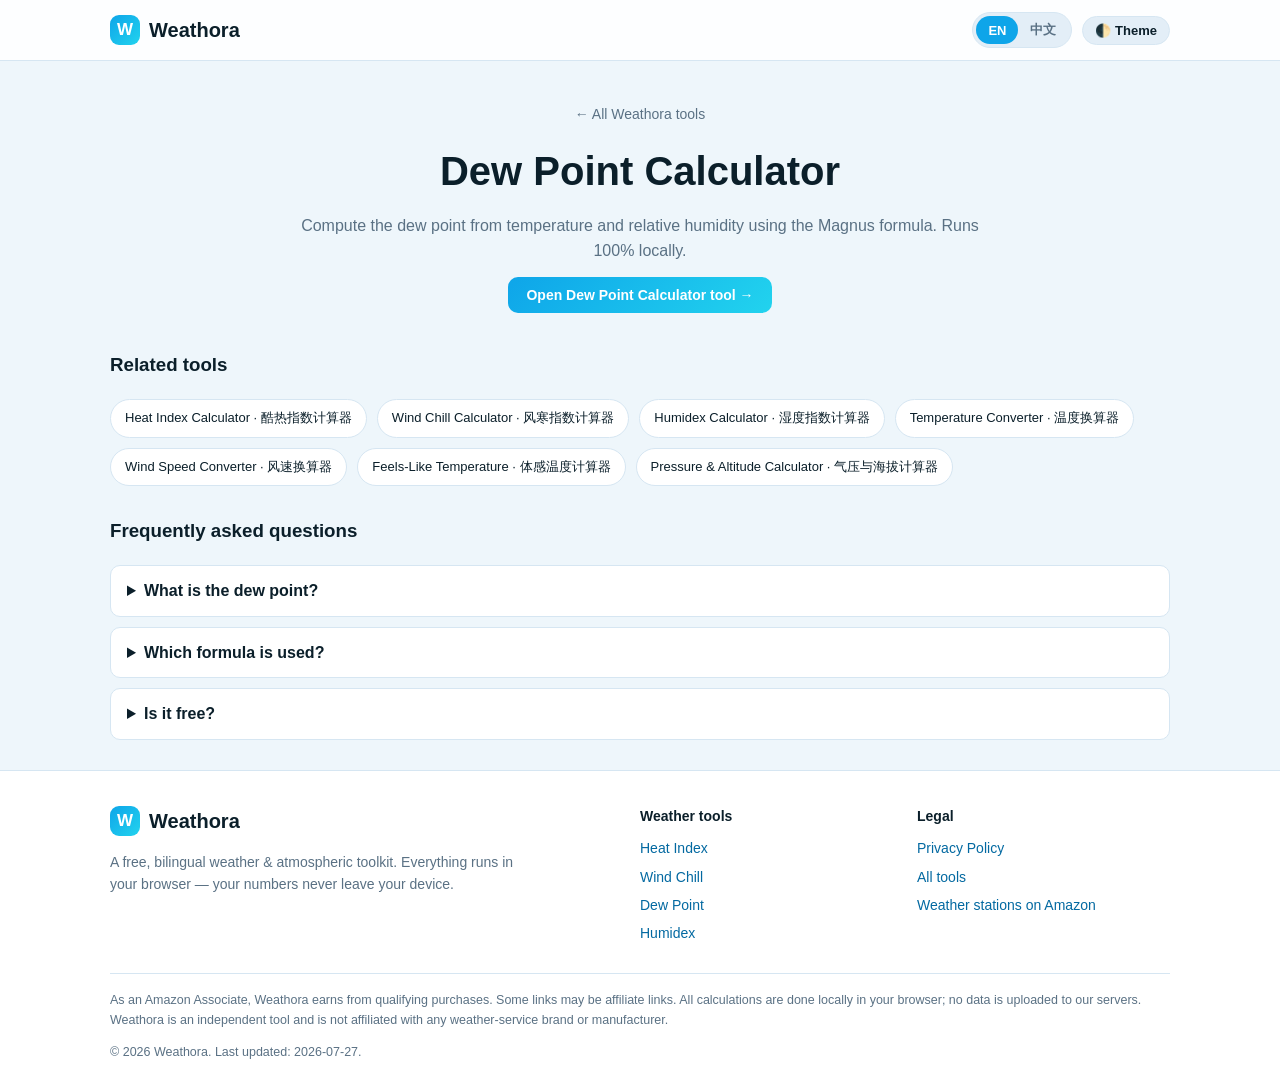
<file: tools/dew-point.html>
<!DOCTYPE html>
<html lang="en" data-theme="light" data-lang="en">
<head>
<meta charset="UTF-8" />
<meta name="viewport" content="width=device-width, initial-scale=1" />
<title>Dew Point Calculator — Free Online Tool | Weathora</title>
<meta name="description" content="Compute the dew point from temperature and relative humidity using the Magnus formula. Runs 100% locally." />
<meta name="robots" content="index,follow" />
<link rel="canonical" href="https://weathora.com/tools/dew-point.html" />
<link rel="alternate" hreflang="en" href="https://weathora.com/tools/dew-point.html" />
<link rel="alternate" hreflang="zh-CN" href="https://weathora.com/tools/dew-point.html" />
<link rel="alternate" hreflang="x-default" href="https://weathora.com/tools/dew-point.html" />
<meta property="og:type" content="website" />
<meta property="og:title" content="Dew Point Calculator — Weathora" />
<meta property="og:description" content="Compute the dew point from temperature and relative humidity using the Magnus formula. Runs 100% locally." />
<meta property="og:url" content="https://weathora.com/tools/dew-point.html" />
<meta property="og:image" content="https://weathora.com/og-image.png" />
<link rel="icon" type="image/svg+xml" href="../favicon.svg" />
<link rel="stylesheet" href="../styles.css" />
<script type="application/ld+json">{"@context":"https://schema.org","@type":"WebPage","name":"Dew Point Calculator — Weathora","url":"https://weathora.com/tools/dew-point.html","description":"Compute the dew point from temperature and relative humidity using the Magnus formula. Runs 100% locally.","inLanguage":["en","zh-CN"],"isPartOf":{"@type":"WebSite","name":"Weathora","url":"https://weathora.com/"}}</script>
<script type="application/ld+json">{"@context":"https://schema.org","@type":"FAQPage","mainEntity":[{"@type":"Question","name":"What is the dew point?","acceptedAnswer":{"@type":"Answer","text":"The dew point is the temperature at which air becomes saturated and moisture condenses."}},{"@type":"Question","name":"Which formula is used?","acceptedAnswer":{"@type":"Answer","text":"The Magnus formula, a standard and accurate approximation for dew point."}},{"@type":"Question","name":"Is it free?","acceptedAnswer":{"@type":"Answer","text":"Yes, no account needed."}}]}</script>
</head>
<body>
<header class="site-header">
  <div class="wrap header-inner">
    <a class="brand" href="../index.html"><span class="logo">W</span><span>Weathora</span></a>
    <div class="header-actions">
      <div class="seg" id="lang-seg" role="group" aria-label="Language">
        <button data-lang-set="en" class="active">EN</button>
        <button data-lang-set="zh-CN">中文</button>
      </div>
      <button class="toggle-btn" id="theme-toggle" aria-label="Toggle theme">🌓 <span data-en="Theme" data-zh="主题">Theme</span></button>
    </div>
  </div>
</header>
<main class="wrap">
  <section class="landing-hero">
    <a class="backlink" href="../index.html" data-en="← All Weathora tools" data-zh="← 返回 Weathora 全部工具">← All Weathora tools</a>
    <h1>Dew Point Calculator</h1>
    <p data-en="Compute the dew point from temperature and relative humidity using the Magnus formula. Runs 100% locally." data-zh="用 Magnus 公式由温度与相对湿度计算露点。全程本地运行。">Compute the dew point from temperature and relative humidity using the Magnus formula. Runs 100% locally.</p>
    <a class="btn" href="../index.html#tool-dew" data-en="Open Dew Point Calculator tool →" data-zh="打开露点计算器工具 →">Open Dew Point Calculator tool →</a>
  </section>
  <section>
    <h3 data-en="Related tools" data-zh="相关工具">Related tools</h3>
    <div class="related"><a href="heat-index.html">Heat Index Calculator · 酷热指数计算器</a><a href="wind-chill.html">Wind Chill Calculator · 风寒指数计算器</a><a href="humidex.html">Humidex Calculator · 湿度指数计算器</a><a href="temperature-converter.html">Temperature Converter · 温度换算器</a><a href="wind-speed.html">Wind Speed Converter · 风速换算器</a><a href="feels-like.html">Feels-Like Temperature · 体感温度计算器</a><a href="pressure-altitude.html">Pressure & Altitude Calculator · 气压与海拔计算器</a></div>
  </section>
  <section class="faq">
    <h3 data-en="Frequently asked questions" data-zh="常见问题">Frequently asked questions</h3>
      <details><summary>What is the dew point?</summary><p data-en="The dew point is the temperature at which air becomes saturated and moisture condenses." data-zh="露点是空气达到饱和、水汽开始凝结时的温度。">The dew point is the temperature at which air becomes saturated and moisture condenses.</p></details>
      <details><summary>Which formula is used?</summary><p data-en="The Magnus formula, a standard and accurate approximation for dew point." data-zh="采用 Magnus 公式，这是计算露点的标准且精确的近似方法。">The Magnus formula, a standard and accurate approximation for dew point.</p></details>
      <details><summary>Is it free?</summary><p data-en="Yes, no account needed." data-zh="是的，无需注册。">Yes, no account needed.</p></details>
  </section>
</main>
<footer class="site-footer">
  <div class="wrap">
    <div class="foot-grid">
      <div>
        <div class="brand" style="margin-bottom:10px"><span class="logo">W</span><span>Weathora</span></div>
        <p class="priv-safe" data-en="A free, bilingual weather & atmospheric toolkit. Everything runs in your browser — your numbers never leave your device." data-zh="免费、双语的天气与大气工具集。所有计算都在你的浏览器中完成——数值绝不离开你的设备。">A free, bilingual weather & atmospheric toolkit. Everything runs in your browser — your numbers never leave your device.</p>
      </div>
      <div>
        <h4 data-en="Weather tools" data-zh="天气工具">Weather tools</h4>
        <ul>
          <li><a href="../index.html#tool-heat" data-en="Heat Index" data-zh="酷热指数">Heat Index</a></li>
          <li><a href="../index.html#tool-chill" data-en="Wind Chill" data-zh="风寒指数">Wind Chill</a></li>
          <li><a href="../index.html#tool-dew" data-en="Dew Point" data-zh="露点">Dew Point</a></li>
          <li><a href="../index.html#tool-hum" data-en="Humidex" data-zh="湿度指数">Humidex</a></li>
        </ul>
      </div>
      <div>
        <h4 data-en="Legal" data-zh="法律">Legal</h4>
        <ul>
          <li><a href="../privacy.html" data-en="Privacy Policy" data-zh="隐私政策">Privacy Policy</a></li>
          <li><a href="../index.html" data-en="All tools" data-zh="全部工具">All tools</a></li>
          <li><a href="https://www.amazon.com/s?k=weather+station&tag=weathora-20" target="_blank" rel="sponsored nofollow noopener" data-en="Weather stations on Amazon" data-zh="Amazon 上的气象站">Weather stations on Amazon</a></li>
        </ul>
      </div>
    </div>
    <p class="disclosure" data-en="As an Amazon Associate, Weathora earns from qualifying purchases. Some links may be affiliate links. All calculations are done locally in your browser; no data is uploaded to our servers. Weathora is an independent tool and is not affiliated with any weather-service brand or manufacturer." data-zh="作为 Amazon Associates 会员，Weathora 可从符合条件的购买中获得收益。部分链接可能为联盟链接。所有计算均在你的浏览器本地完成，数据不会上传到我们的服务器。Weathora 是独立工具，与任何气象服务品牌或厂商无隶属关系。">As an Amazon Associate, Weathora earns from qualifying purchases. Some links may be affiliate links. All calculations are done locally in your browser; no data is uploaded to our servers. Weathora is an independent tool and is not affiliated with any weather-service brand or manufacturer.</p>
    <p class="copyright" data-en="© 2026 Weathora. Last updated: 2026-07-27." data-zh="© 2026 Weathora。最后更新：2026-07-27。">© 2026 Weathora. Last updated: 2026-07-27.</p>
  </div>
</footer>
<script>
(function(){
  function applyLang(l){document.documentElement.lang=l;document.documentElement.setAttribute('data-lang',l);document.querySelectorAll('[data-en]').forEach(function(el){el.textContent=el.getAttribute(l==='zh-CN'?'data-zh':'data-en');});document.querySelectorAll('#lang-seg button').forEach(function(b){b.classList.toggle('active',b.dataset.langSet===l);});try{localStorage.setItem('weathora-lang',l);}catch(e){}}
  document.querySelectorAll('#lang-seg button').forEach(function(b){b.addEventListener('click',function(){applyLang(b.dataset.langSet);});});
  try{applyLang(localStorage.getItem('weathora-lang')||'en');}catch(e){applyLang('en');}
  var t=document.getElementById('theme-toggle');if(t){t.addEventListener('click',function(){var c=document.documentElement.getAttribute('data-theme')==='dark'?'light':'dark';document.documentElement.setAttribute('data-theme',c);try{localStorage.setItem('weathora-theme',c);}catch(e){}});}
  try{document.documentElement.setAttribute('data-theme',localStorage.getItem('weathora-theme')||'light');}catch(e){}
})();
</script>
</body>
</html>
</file>
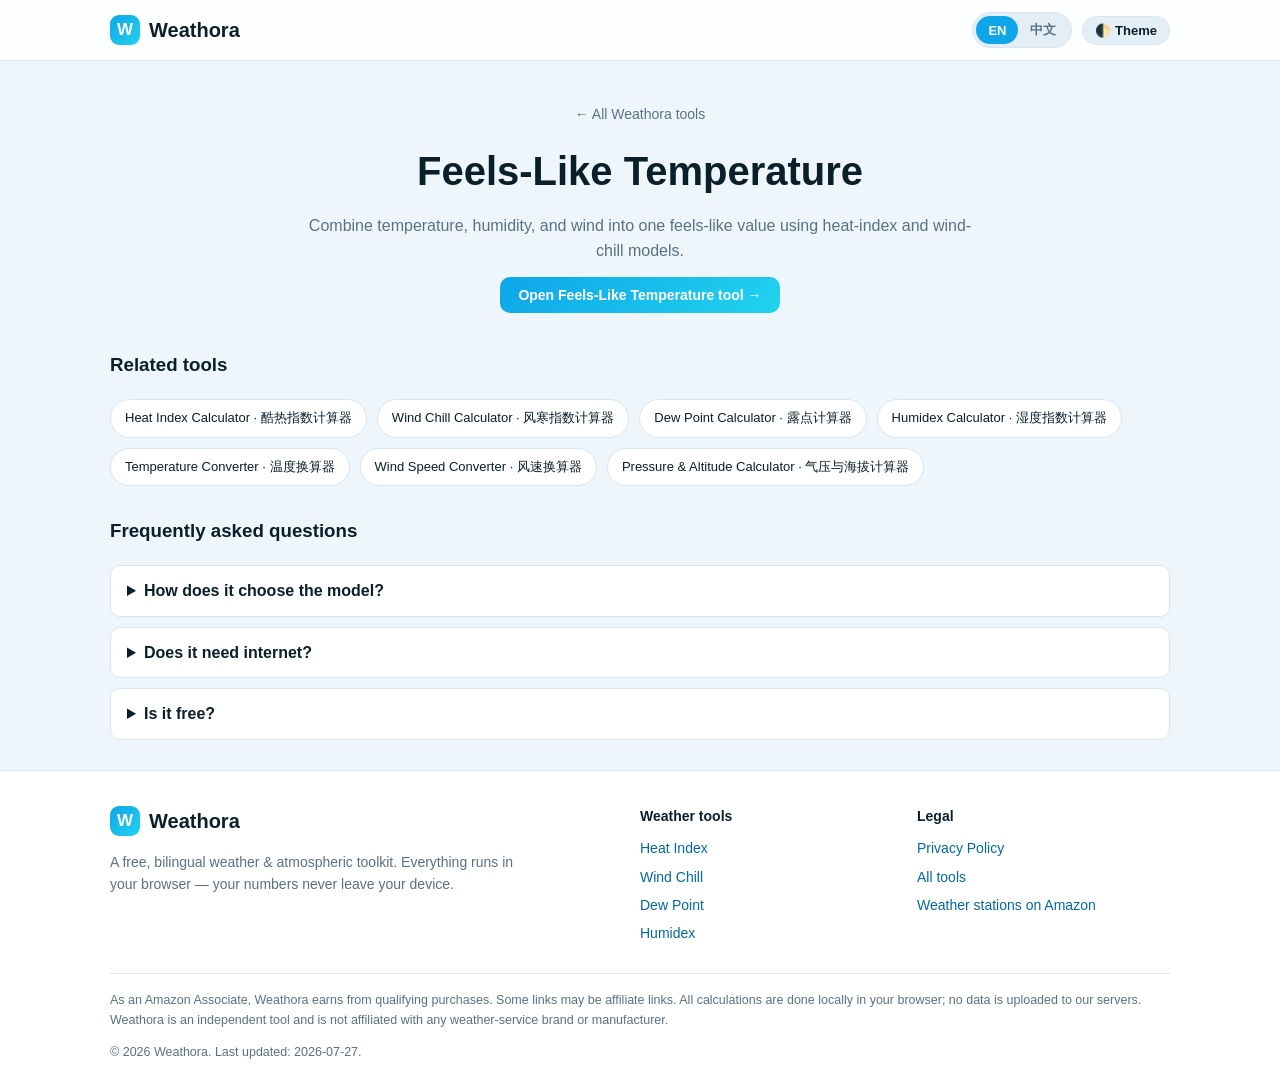
<file: tools/feels-like.html>
<!DOCTYPE html>
<html lang="en" data-theme="light" data-lang="en">
<head>
<meta charset="UTF-8" />
<meta name="viewport" content="width=device-width, initial-scale=1" />
<title>Feels-Like Temperature — Free Online Tool | Weathora</title>
<meta name="description" content="Combine temperature, humidity, and wind into one feels-like value using heat-index and wind-chill models." />
<meta name="robots" content="index,follow" />
<link rel="canonical" href="https://weathora.com/tools/feels-like.html" />
<link rel="alternate" hreflang="en" href="https://weathora.com/tools/feels-like.html" />
<link rel="alternate" hreflang="zh-CN" href="https://weathora.com/tools/feels-like.html" />
<link rel="alternate" hreflang="x-default" href="https://weathora.com/tools/feels-like.html" />
<meta property="og:type" content="website" />
<meta property="og:title" content="Feels-Like Temperature — Weathora" />
<meta property="og:description" content="Combine temperature, humidity, and wind into one feels-like value using heat-index and wind-chill models." />
<meta property="og:url" content="https://weathora.com/tools/feels-like.html" />
<meta property="og:image" content="https://weathora.com/og-image.png" />
<link rel="icon" type="image/svg+xml" href="../favicon.svg" />
<link rel="stylesheet" href="../styles.css" />
<script type="application/ld+json">{"@context":"https://schema.org","@type":"WebPage","name":"Feels-Like Temperature — Weathora","url":"https://weathora.com/tools/feels-like.html","description":"Combine temperature, humidity, and wind into one feels-like value using heat-index and wind-chill models.","inLanguage":["en","zh-CN"],"isPartOf":{"@type":"WebSite","name":"Weathora","url":"https://weathora.com/"}}</script>
<script type="application/ld+json">{"@context":"https://schema.org","@type":"FAQPage","mainEntity":[{"@type":"Question","name":"How does it choose the model?","acceptedAnswer":{"@type":"Answer","text":"Hot conditions use the heat-index model; cold and windy use wind chill; otherwise it shows the air temperature."}},{"@type":"Question","name":"Does it need internet?","acceptedAnswer":{"@type":"Answer","text":"No. Everything runs locally in your browser."}},{"@type":"Question","name":"Is it free?","acceptedAnswer":{"@type":"Answer","text":"Yes, with no sign-up."}}]}</script>
</head>
<body>
<header class="site-header">
  <div class="wrap header-inner">
    <a class="brand" href="../index.html"><span class="logo">W</span><span>Weathora</span></a>
    <div class="header-actions">
      <div class="seg" id="lang-seg" role="group" aria-label="Language">
        <button data-lang-set="en" class="active">EN</button>
        <button data-lang-set="zh-CN">中文</button>
      </div>
      <button class="toggle-btn" id="theme-toggle" aria-label="Toggle theme">🌓 <span data-en="Theme" data-zh="主题">Theme</span></button>
    </div>
  </div>
</header>
<main class="wrap">
  <section class="landing-hero">
    <a class="backlink" href="../index.html" data-en="← All Weathora tools" data-zh="← 返回 Weathora 全部工具">← All Weathora tools</a>
    <h1>Feels-Like Temperature</h1>
    <p data-en="Combine temperature, humidity, and wind into one feels-like value using heat-index and wind-chill models." data-zh="结合温度、湿度与风速，用酷热指数与风寒模型得出单一体感温度。">Combine temperature, humidity, and wind into one feels-like value using heat-index and wind-chill models.</p>
    <a class="btn" href="../index.html#tool-feels" data-en="Open Feels-Like Temperature tool →" data-zh="打开体感温度计算器工具 →">Open Feels-Like Temperature tool →</a>
  </section>
  <section>
    <h3 data-en="Related tools" data-zh="相关工具">Related tools</h3>
    <div class="related"><a href="heat-index.html">Heat Index Calculator · 酷热指数计算器</a><a href="wind-chill.html">Wind Chill Calculator · 风寒指数计算器</a><a href="dew-point.html">Dew Point Calculator · 露点计算器</a><a href="humidex.html">Humidex Calculator · 湿度指数计算器</a><a href="temperature-converter.html">Temperature Converter · 温度换算器</a><a href="wind-speed.html">Wind Speed Converter · 风速换算器</a><a href="pressure-altitude.html">Pressure & Altitude Calculator · 气压与海拔计算器</a></div>
  </section>
  <section class="faq">
    <h3 data-en="Frequently asked questions" data-zh="常见问题">Frequently asked questions</h3>
      <details><summary>How does it choose the model?</summary><p data-en="Hot conditions use the heat-index model; cold and windy use wind chill; otherwise it shows the air temperature." data-zh="炎热时采用酷热指数模型；寒冷且有风时采用风寒模型；否则显示气温。">Hot conditions use the heat-index model; cold and windy use wind chill; otherwise it shows the air temperature.</p></details>
      <details><summary>Does it need internet?</summary><p data-en="No. Everything runs locally in your browser." data-zh="不需要。所有计算都在你的浏览器本地完成。">No. Everything runs locally in your browser.</p></details>
      <details><summary>Is it free?</summary><p data-en="Yes, with no sign-up." data-zh="是的，无需注册。">Yes, with no sign-up.</p></details>
  </section>
</main>
<footer class="site-footer">
  <div class="wrap">
    <div class="foot-grid">
      <div>
        <div class="brand" style="margin-bottom:10px"><span class="logo">W</span><span>Weathora</span></div>
        <p class="priv-safe" data-en="A free, bilingual weather & atmospheric toolkit. Everything runs in your browser — your numbers never leave your device." data-zh="免费、双语的天气与大气工具集。所有计算都在你的浏览器中完成——数值绝不离开你的设备。">A free, bilingual weather & atmospheric toolkit. Everything runs in your browser — your numbers never leave your device.</p>
      </div>
      <div>
        <h4 data-en="Weather tools" data-zh="天气工具">Weather tools</h4>
        <ul>
          <li><a href="../index.html#tool-heat" data-en="Heat Index" data-zh="酷热指数">Heat Index</a></li>
          <li><a href="../index.html#tool-chill" data-en="Wind Chill" data-zh="风寒指数">Wind Chill</a></li>
          <li><a href="../index.html#tool-dew" data-en="Dew Point" data-zh="露点">Dew Point</a></li>
          <li><a href="../index.html#tool-hum" data-en="Humidex" data-zh="湿度指数">Humidex</a></li>
        </ul>
      </div>
      <div>
        <h4 data-en="Legal" data-zh="法律">Legal</h4>
        <ul>
          <li><a href="../privacy.html" data-en="Privacy Policy" data-zh="隐私政策">Privacy Policy</a></li>
          <li><a href="../index.html" data-en="All tools" data-zh="全部工具">All tools</a></li>
          <li><a href="https://www.amazon.com/s?k=weather+station&tag=weathora-20" target="_blank" rel="sponsored nofollow noopener" data-en="Weather stations on Amazon" data-zh="Amazon 上的气象站">Weather stations on Amazon</a></li>
        </ul>
      </div>
    </div>
    <p class="disclosure" data-en="As an Amazon Associate, Weathora earns from qualifying purchases. Some links may be affiliate links. All calculations are done locally in your browser; no data is uploaded to our servers. Weathora is an independent tool and is not affiliated with any weather-service brand or manufacturer." data-zh="作为 Amazon Associates 会员，Weathora 可从符合条件的购买中获得收益。部分链接可能为联盟链接。所有计算均在你的浏览器本地完成，数据不会上传到我们的服务器。Weathora 是独立工具，与任何气象服务品牌或厂商无隶属关系。">As an Amazon Associate, Weathora earns from qualifying purchases. Some links may be affiliate links. All calculations are done locally in your browser; no data is uploaded to our servers. Weathora is an independent tool and is not affiliated with any weather-service brand or manufacturer.</p>
    <p class="copyright" data-en="© 2026 Weathora. Last updated: 2026-07-27." data-zh="© 2026 Weathora。最后更新：2026-07-27。">© 2026 Weathora. Last updated: 2026-07-27.</p>
  </div>
</footer>
<script>
(function(){
  function applyLang(l){document.documentElement.lang=l;document.documentElement.setAttribute('data-lang',l);document.querySelectorAll('[data-en]').forEach(function(el){el.textContent=el.getAttribute(l==='zh-CN'?'data-zh':'data-en');});document.querySelectorAll('#lang-seg button').forEach(function(b){b.classList.toggle('active',b.dataset.langSet===l);});try{localStorage.setItem('weathora-lang',l);}catch(e){}}
  document.querySelectorAll('#lang-seg button').forEach(function(b){b.addEventListener('click',function(){applyLang(b.dataset.langSet);});});
  try{applyLang(localStorage.getItem('weathora-lang')||'en');}catch(e){applyLang('en');}
  var t=document.getElementById('theme-toggle');if(t){t.addEventListener('click',function(){var c=document.documentElement.getAttribute('data-theme')==='dark'?'light':'dark';document.documentElement.setAttribute('data-theme',c);try{localStorage.setItem('weathora-theme',c);}catch(e){}});}
  try{document.documentElement.setAttribute('data-theme',localStorage.getItem('weathora-theme')||'light');}catch(e){}
})();
</script>
</body>
</html>
</file>
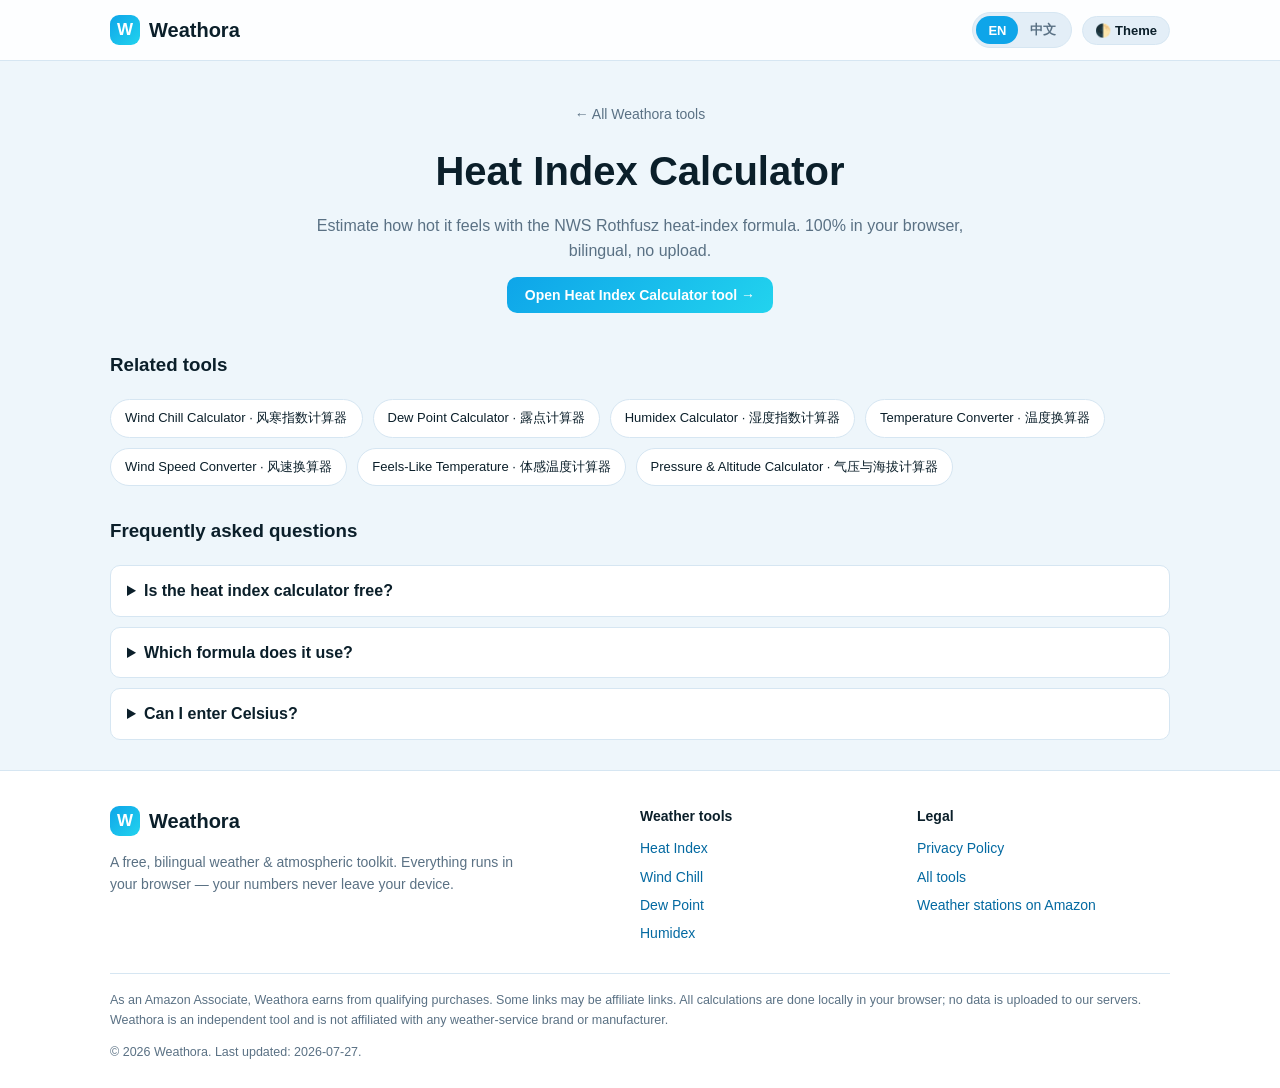
<file: tools/heat-index.html>
<!DOCTYPE html>
<html lang="en" data-theme="light" data-lang="en">
<head>
<meta charset="UTF-8" />
<meta name="viewport" content="width=device-width, initial-scale=1" />
<title>Heat Index Calculator — Free Online Tool | Weathora</title>
<meta name="description" content="Estimate how hot it feels with the NWS Rothfusz heat-index formula. 100% in your browser, bilingual, no upload." />
<meta name="robots" content="index,follow" />
<link rel="canonical" href="https://weathora.com/tools/heat-index.html" />
<link rel="alternate" hreflang="en" href="https://weathora.com/tools/heat-index.html" />
<link rel="alternate" hreflang="zh-CN" href="https://weathora.com/tools/heat-index.html" />
<link rel="alternate" hreflang="x-default" href="https://weathora.com/tools/heat-index.html" />
<meta property="og:type" content="website" />
<meta property="og:title" content="Heat Index Calculator — Weathora" />
<meta property="og:description" content="Estimate how hot it feels with the NWS Rothfusz heat-index formula. 100% in your browser, bilingual, no upload." />
<meta property="og:url" content="https://weathora.com/tools/heat-index.html" />
<meta property="og:image" content="https://weathora.com/og-image.png" />
<link rel="icon" type="image/svg+xml" href="../favicon.svg" />
<link rel="stylesheet" href="../styles.css" />
<script type="application/ld+json">{"@context":"https://schema.org","@type":"WebPage","name":"Heat Index Calculator — Weathora","url":"https://weathora.com/tools/heat-index.html","description":"Estimate how hot it feels with the NWS Rothfusz heat-index formula. 100% in your browser, bilingual, no upload.","inLanguage":["en","zh-CN"],"isPartOf":{"@type":"WebSite","name":"Weathora","url":"https://weathora.com/"}}</script>
<script type="application/ld+json">{"@context":"https://schema.org","@type":"FAQPage","mainEntity":[{"@type":"Question","name":"Is the heat index calculator free?","acceptedAnswer":{"@type":"Answer","text":"Yes. It is completely free, with no account and no limits."}},{"@type":"Question","name":"Which formula does it use?","acceptedAnswer":{"@type":"Answer","text":"It uses the official NWS Rothfusz regression, the same model used by the U.S. National Weather Service."}},{"@type":"Question","name":"Can I enter Celsius?","acceptedAnswer":{"@type":"Answer","text":"Yes. Use the unit toggle next to the temperature field to switch between °C and °F."}}]}</script>
</head>
<body>
<header class="site-header">
  <div class="wrap header-inner">
    <a class="brand" href="../index.html"><span class="logo">W</span><span>Weathora</span></a>
    <div class="header-actions">
      <div class="seg" id="lang-seg" role="group" aria-label="Language">
        <button data-lang-set="en" class="active">EN</button>
        <button data-lang-set="zh-CN">中文</button>
      </div>
      <button class="toggle-btn" id="theme-toggle" aria-label="Toggle theme">🌓 <span data-en="Theme" data-zh="主题">Theme</span></button>
    </div>
  </div>
</header>
<main class="wrap">
  <section class="landing-hero">
    <a class="backlink" href="../index.html" data-en="← All Weathora tools" data-zh="← 返回 Weathora 全部工具">← All Weathora tools</a>
    <h1>Heat Index Calculator</h1>
    <p data-en="Estimate how hot it feels with the NWS Rothfusz heat-index formula. 100% in your browser, bilingual, no upload." data-zh="用 NWS Rothfusz 酷热指数公式估算体感热度。全程在浏览器中运行，双语，无需上传。">Estimate how hot it feels with the NWS Rothfusz heat-index formula. 100% in your browser, bilingual, no upload.</p>
    <a class="btn" href="../index.html#tool-heat" data-en="Open Heat Index Calculator tool →" data-zh="打开酷热指数计算器工具 →">Open Heat Index Calculator tool →</a>
  </section>
  <section>
    <h3 data-en="Related tools" data-zh="相关工具">Related tools</h3>
    <div class="related"><a href="wind-chill.html">Wind Chill Calculator · 风寒指数计算器</a><a href="dew-point.html">Dew Point Calculator · 露点计算器</a><a href="humidex.html">Humidex Calculator · 湿度指数计算器</a><a href="temperature-converter.html">Temperature Converter · 温度换算器</a><a href="wind-speed.html">Wind Speed Converter · 风速换算器</a><a href="feels-like.html">Feels-Like Temperature · 体感温度计算器</a><a href="pressure-altitude.html">Pressure & Altitude Calculator · 气压与海拔计算器</a></div>
  </section>
  <section class="faq">
    <h3 data-en="Frequently asked questions" data-zh="常见问题">Frequently asked questions</h3>
      <details><summary>Is the heat index calculator free?</summary><p data-en="Yes. It is completely free, with no account and no limits." data-zh="是的，完全免费，无需注册，不限次数。">Yes. It is completely free, with no account and no limits.</p></details>
      <details><summary>Which formula does it use?</summary><p data-en="It uses the official NWS Rothfusz regression, the same model used by the U.S. National Weather Service." data-zh="它采用官方 NWS Rothfusz 回归公式，与美国国家气象局使用的模型相同。">It uses the official NWS Rothfusz regression, the same model used by the U.S. National Weather Service.</p></details>
      <details><summary>Can I enter Celsius?</summary><p data-en="Yes. Use the unit toggle next to the temperature field to switch between °C and °F." data-zh="可以。使用温度字段旁的单位开关，在 °C 与 °F 之间切换。">Yes. Use the unit toggle next to the temperature field to switch between °C and °F.</p></details>
  </section>
</main>
<footer class="site-footer">
  <div class="wrap">
    <div class="foot-grid">
      <div>
        <div class="brand" style="margin-bottom:10px"><span class="logo">W</span><span>Weathora</span></div>
        <p class="priv-safe" data-en="A free, bilingual weather & atmospheric toolkit. Everything runs in your browser — your numbers never leave your device." data-zh="免费、双语的天气与大气工具集。所有计算都在你的浏览器中完成——数值绝不离开你的设备。">A free, bilingual weather & atmospheric toolkit. Everything runs in your browser — your numbers never leave your device.</p>
      </div>
      <div>
        <h4 data-en="Weather tools" data-zh="天气工具">Weather tools</h4>
        <ul>
          <li><a href="../index.html#tool-heat" data-en="Heat Index" data-zh="酷热指数">Heat Index</a></li>
          <li><a href="../index.html#tool-chill" data-en="Wind Chill" data-zh="风寒指数">Wind Chill</a></li>
          <li><a href="../index.html#tool-dew" data-en="Dew Point" data-zh="露点">Dew Point</a></li>
          <li><a href="../index.html#tool-hum" data-en="Humidex" data-zh="湿度指数">Humidex</a></li>
        </ul>
      </div>
      <div>
        <h4 data-en="Legal" data-zh="法律">Legal</h4>
        <ul>
          <li><a href="../privacy.html" data-en="Privacy Policy" data-zh="隐私政策">Privacy Policy</a></li>
          <li><a href="../index.html" data-en="All tools" data-zh="全部工具">All tools</a></li>
          <li><a href="https://www.amazon.com/s?k=weather+station&tag=weathora-20" target="_blank" rel="sponsored nofollow noopener" data-en="Weather stations on Amazon" data-zh="Amazon 上的气象站">Weather stations on Amazon</a></li>
        </ul>
      </div>
    </div>
    <p class="disclosure" data-en="As an Amazon Associate, Weathora earns from qualifying purchases. Some links may be affiliate links. All calculations are done locally in your browser; no data is uploaded to our servers. Weathora is an independent tool and is not affiliated with any weather-service brand or manufacturer." data-zh="作为 Amazon Associates 会员，Weathora 可从符合条件的购买中获得收益。部分链接可能为联盟链接。所有计算均在你的浏览器本地完成，数据不会上传到我们的服务器。Weathora 是独立工具，与任何气象服务品牌或厂商无隶属关系。">As an Amazon Associate, Weathora earns from qualifying purchases. Some links may be affiliate links. All calculations are done locally in your browser; no data is uploaded to our servers. Weathora is an independent tool and is not affiliated with any weather-service brand or manufacturer.</p>
    <p class="copyright" data-en="© 2026 Weathora. Last updated: 2026-07-27." data-zh="© 2026 Weathora。最后更新：2026-07-27。">© 2026 Weathora. Last updated: 2026-07-27.</p>
  </div>
</footer>
<script>
(function(){
  function applyLang(l){document.documentElement.lang=l;document.documentElement.setAttribute('data-lang',l);document.querySelectorAll('[data-en]').forEach(function(el){el.textContent=el.getAttribute(l==='zh-CN'?'data-zh':'data-en');});document.querySelectorAll('#lang-seg button').forEach(function(b){b.classList.toggle('active',b.dataset.langSet===l);});try{localStorage.setItem('weathora-lang',l);}catch(e){}}
  document.querySelectorAll('#lang-seg button').forEach(function(b){b.addEventListener('click',function(){applyLang(b.dataset.langSet);});});
  try{applyLang(localStorage.getItem('weathora-lang')||'en');}catch(e){applyLang('en');}
  var t=document.getElementById('theme-toggle');if(t){t.addEventListener('click',function(){var c=document.documentElement.getAttribute('data-theme')==='dark'?'light':'dark';document.documentElement.setAttribute('data-theme',c);try{localStorage.setItem('weathora-theme',c);}catch(e){}});}
  try{document.documentElement.setAttribute('data-theme',localStorage.getItem('weathora-theme')||'light');}catch(e){}
})();
</script>
</body>
</html>
</file>
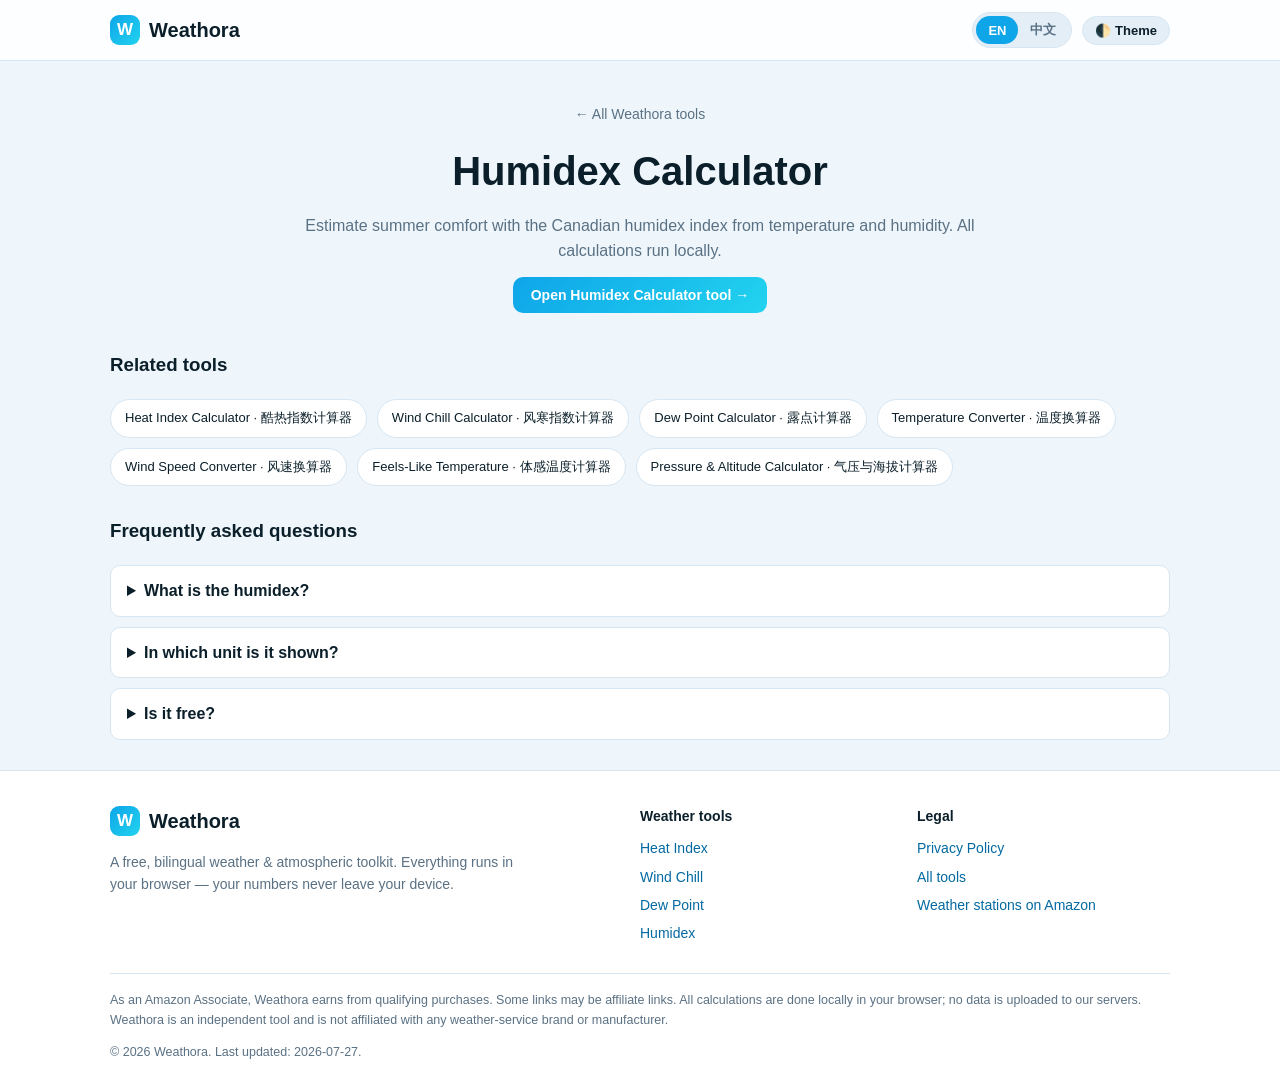
<file: tools/humidex.html>
<!DOCTYPE html>
<html lang="en" data-theme="light" data-lang="en">
<head>
<meta charset="UTF-8" />
<meta name="viewport" content="width=device-width, initial-scale=1" />
<title>Humidex Calculator — Free Online Tool | Weathora</title>
<meta name="description" content="Estimate summer comfort with the Canadian humidex index from temperature and humidity. All calculations run locally." />
<meta name="robots" content="index,follow" />
<link rel="canonical" href="https://weathora.com/tools/humidex.html" />
<link rel="alternate" hreflang="en" href="https://weathora.com/tools/humidex.html" />
<link rel="alternate" hreflang="zh-CN" href="https://weathora.com/tools/humidex.html" />
<link rel="alternate" hreflang="x-default" href="https://weathora.com/tools/humidex.html" />
<meta property="og:type" content="website" />
<meta property="og:title" content="Humidex Calculator — Weathora" />
<meta property="og:description" content="Estimate summer comfort with the Canadian humidex index from temperature and humidity. All calculations run locally." />
<meta property="og:url" content="https://weathora.com/tools/humidex.html" />
<meta property="og:image" content="https://weathora.com/og-image.png" />
<link rel="icon" type="image/svg+xml" href="../favicon.svg" />
<link rel="stylesheet" href="../styles.css" />
<script type="application/ld+json">{"@context":"https://schema.org","@type":"WebPage","name":"Humidex Calculator — Weathora","url":"https://weathora.com/tools/humidex.html","description":"Estimate summer comfort with the Canadian humidex index from temperature and humidity. All calculations run locally.","inLanguage":["en","zh-CN"],"isPartOf":{"@type":"WebSite","name":"Weathora","url":"https://weathora.com/"}}</script>
<script type="application/ld+json">{"@context":"https://schema.org","@type":"FAQPage","mainEntity":[{"@type":"Question","name":"What is the humidex?","acceptedAnswer":{"@type":"Answer","text":"The humidex is a Canadian index that describes how hot the air feels by combining temperature and humidity."}},{"@type":"Question","name":"In which unit is it shown?","acceptedAnswer":{"@type":"Answer","text":"Humidex is shown in °C (its conventional unit), with the °F equivalent also displayed."}},{"@type":"Question","name":"Is it free?","acceptedAnswer":{"@type":"Answer","text":"Yes, no account needed."}}]}</script>
</head>
<body>
<header class="site-header">
  <div class="wrap header-inner">
    <a class="brand" href="../index.html"><span class="logo">W</span><span>Weathora</span></a>
    <div class="header-actions">
      <div class="seg" id="lang-seg" role="group" aria-label="Language">
        <button data-lang-set="en" class="active">EN</button>
        <button data-lang-set="zh-CN">中文</button>
      </div>
      <button class="toggle-btn" id="theme-toggle" aria-label="Toggle theme">🌓 <span data-en="Theme" data-zh="主题">Theme</span></button>
    </div>
  </div>
</header>
<main class="wrap">
  <section class="landing-hero">
    <a class="backlink" href="../index.html" data-en="← All Weathora tools" data-zh="← 返回 Weathora 全部工具">← All Weathora tools</a>
    <h1>Humidex Calculator</h1>
    <p data-en="Estimate summer comfort with the Canadian humidex index from temperature and humidity. All calculations run locally." data-zh="由温度与湿度估算加拿大湿度指数，衡量夏季舒适度。所有计算均本地完成。">Estimate summer comfort with the Canadian humidex index from temperature and humidity. All calculations run locally.</p>
    <a class="btn" href="../index.html#tool-hum" data-en="Open Humidex Calculator tool →" data-zh="打开湿度指数计算器工具 →">Open Humidex Calculator tool →</a>
  </section>
  <section>
    <h3 data-en="Related tools" data-zh="相关工具">Related tools</h3>
    <div class="related"><a href="heat-index.html">Heat Index Calculator · 酷热指数计算器</a><a href="wind-chill.html">Wind Chill Calculator · 风寒指数计算器</a><a href="dew-point.html">Dew Point Calculator · 露点计算器</a><a href="temperature-converter.html">Temperature Converter · 温度换算器</a><a href="wind-speed.html">Wind Speed Converter · 风速换算器</a><a href="feels-like.html">Feels-Like Temperature · 体感温度计算器</a><a href="pressure-altitude.html">Pressure & Altitude Calculator · 气压与海拔计算器</a></div>
  </section>
  <section class="faq">
    <h3 data-en="Frequently asked questions" data-zh="常见问题">Frequently asked questions</h3>
      <details><summary>What is the humidex?</summary><p data-en="The humidex is a Canadian index that describes how hot the air feels by combining temperature and humidity." data-zh="湿度指数是加拿大指标，通过温度与湿度描述空气的实际炎热程度。">The humidex is a Canadian index that describes how hot the air feels by combining temperature and humidity.</p></details>
      <details><summary>In which unit is it shown?</summary><p data-en="Humidex is shown in °C (its conventional unit), with the °F equivalent also displayed." data-zh="湿度指数以 °C 显示（惯例单位），同时给出 °F 等效值。">Humidex is shown in °C (its conventional unit), with the °F equivalent also displayed.</p></details>
      <details><summary>Is it free?</summary><p data-en="Yes, no account needed." data-zh="是的，无需注册。">Yes, no account needed.</p></details>
  </section>
</main>
<footer class="site-footer">
  <div class="wrap">
    <div class="foot-grid">
      <div>
        <div class="brand" style="margin-bottom:10px"><span class="logo">W</span><span>Weathora</span></div>
        <p class="priv-safe" data-en="A free, bilingual weather & atmospheric toolkit. Everything runs in your browser — your numbers never leave your device." data-zh="免费、双语的天气与大气工具集。所有计算都在你的浏览器中完成——数值绝不离开你的设备。">A free, bilingual weather & atmospheric toolkit. Everything runs in your browser — your numbers never leave your device.</p>
      </div>
      <div>
        <h4 data-en="Weather tools" data-zh="天气工具">Weather tools</h4>
        <ul>
          <li><a href="../index.html#tool-heat" data-en="Heat Index" data-zh="酷热指数">Heat Index</a></li>
          <li><a href="../index.html#tool-chill" data-en="Wind Chill" data-zh="风寒指数">Wind Chill</a></li>
          <li><a href="../index.html#tool-dew" data-en="Dew Point" data-zh="露点">Dew Point</a></li>
          <li><a href="../index.html#tool-hum" data-en="Humidex" data-zh="湿度指数">Humidex</a></li>
        </ul>
      </div>
      <div>
        <h4 data-en="Legal" data-zh="法律">Legal</h4>
        <ul>
          <li><a href="../privacy.html" data-en="Privacy Policy" data-zh="隐私政策">Privacy Policy</a></li>
          <li><a href="../index.html" data-en="All tools" data-zh="全部工具">All tools</a></li>
          <li><a href="https://www.amazon.com/s?k=weather+station&tag=weathora-20" target="_blank" rel="sponsored nofollow noopener" data-en="Weather stations on Amazon" data-zh="Amazon 上的气象站">Weather stations on Amazon</a></li>
        </ul>
      </div>
    </div>
    <p class="disclosure" data-en="As an Amazon Associate, Weathora earns from qualifying purchases. Some links may be affiliate links. All calculations are done locally in your browser; no data is uploaded to our servers. Weathora is an independent tool and is not affiliated with any weather-service brand or manufacturer." data-zh="作为 Amazon Associates 会员，Weathora 可从符合条件的购买中获得收益。部分链接可能为联盟链接。所有计算均在你的浏览器本地完成，数据不会上传到我们的服务器。Weathora 是独立工具，与任何气象服务品牌或厂商无隶属关系。">As an Amazon Associate, Weathora earns from qualifying purchases. Some links may be affiliate links. All calculations are done locally in your browser; no data is uploaded to our servers. Weathora is an independent tool and is not affiliated with any weather-service brand or manufacturer.</p>
    <p class="copyright" data-en="© 2026 Weathora. Last updated: 2026-07-27." data-zh="© 2026 Weathora。最后更新：2026-07-27。">© 2026 Weathora. Last updated: 2026-07-27.</p>
  </div>
</footer>
<script>
(function(){
  function applyLang(l){document.documentElement.lang=l;document.documentElement.setAttribute('data-lang',l);document.querySelectorAll('[data-en]').forEach(function(el){el.textContent=el.getAttribute(l==='zh-CN'?'data-zh':'data-en');});document.querySelectorAll('#lang-seg button').forEach(function(b){b.classList.toggle('active',b.dataset.langSet===l);});try{localStorage.setItem('weathora-lang',l);}catch(e){}}
  document.querySelectorAll('#lang-seg button').forEach(function(b){b.addEventListener('click',function(){applyLang(b.dataset.langSet);});});
  try{applyLang(localStorage.getItem('weathora-lang')||'en');}catch(e){applyLang('en');}
  var t=document.getElementById('theme-toggle');if(t){t.addEventListener('click',function(){var c=document.documentElement.getAttribute('data-theme')==='dark'?'light':'dark';document.documentElement.setAttribute('data-theme',c);try{localStorage.setItem('weathora-theme',c);}catch(e){}});}
  try{document.documentElement.setAttribute('data-theme',localStorage.getItem('weathora-theme')||'light');}catch(e){}
})();
</script>
</body>
</html>
</file>
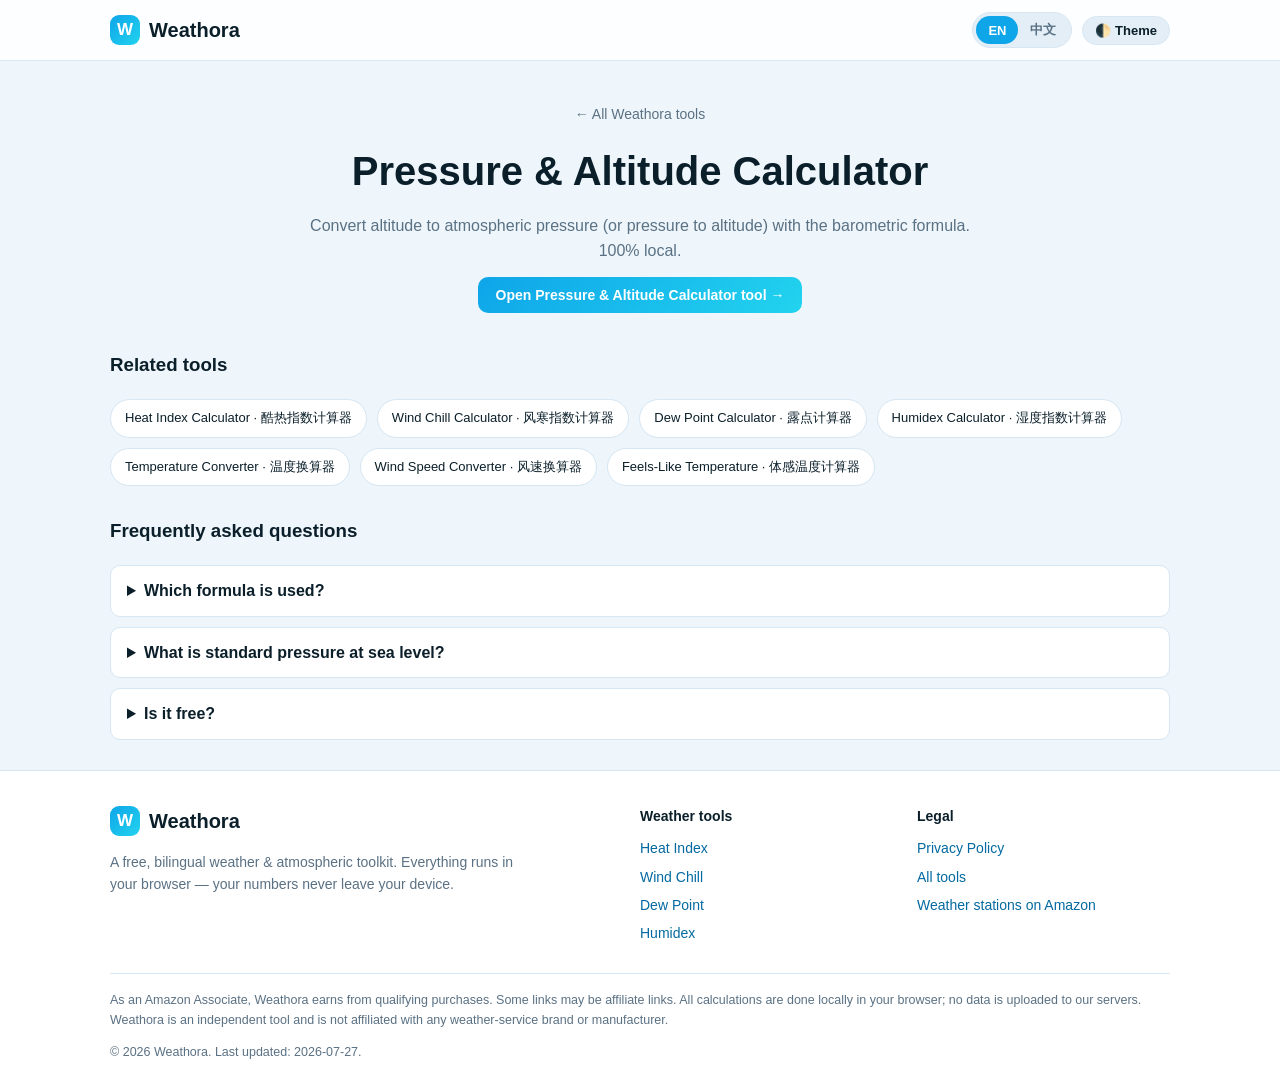
<file: tools/pressure-altitude.html>
<!DOCTYPE html>
<html lang="en" data-theme="light" data-lang="en">
<head>
<meta charset="UTF-8" />
<meta name="viewport" content="width=device-width, initial-scale=1" />
<title>Pressure & Altitude Calculator — Free Online Tool | Weathora</title>
<meta name="description" content="Convert altitude to atmospheric pressure (or pressure to altitude) with the barometric formula. 100% local." />
<meta name="robots" content="index,follow" />
<link rel="canonical" href="https://weathora.com/tools/pressure-altitude.html" />
<link rel="alternate" hreflang="en" href="https://weathora.com/tools/pressure-altitude.html" />
<link rel="alternate" hreflang="zh-CN" href="https://weathora.com/tools/pressure-altitude.html" />
<link rel="alternate" hreflang="x-default" href="https://weathora.com/tools/pressure-altitude.html" />
<meta property="og:type" content="website" />
<meta property="og:title" content="Pressure & Altitude Calculator — Weathora" />
<meta property="og:description" content="Convert altitude to atmospheric pressure (or pressure to altitude) with the barometric formula. 100% local." />
<meta property="og:url" content="https://weathora.com/tools/pressure-altitude.html" />
<meta property="og:image" content="https://weathora.com/og-image.png" />
<link rel="icon" type="image/svg+xml" href="../favicon.svg" />
<link rel="stylesheet" href="../styles.css" />
<script type="application/ld+json">{"@context":"https://schema.org","@type":"WebPage","name":"Pressure & Altitude Calculator — Weathora","url":"https://weathora.com/tools/pressure-altitude.html","description":"Convert altitude to atmospheric pressure (or pressure to altitude) with the barometric formula. 100% local.","inLanguage":["en","zh-CN"],"isPartOf":{"@type":"WebSite","name":"Weathora","url":"https://weathora.com/"}}</script>
<script type="application/ld+json">{"@context":"https://schema.org","@type":"FAQPage","mainEntity":[{"@type":"Question","name":"Which formula is used?","acceptedAnswer":{"@type":"Answer","text":"The barometric formula with a temperature correction, matching the standard atmosphere model."}},{"@type":"Question","name":"What is standard pressure at sea level?","acceptedAnswer":{"@type":"Answer","text":"At 0 m and 15 °C the standard pressure is 1013.25 hPa."}},{"@type":"Question","name":"Is it free?","acceptedAnswer":{"@type":"Answer","text":"Yes, no account needed."}}]}</script>
</head>
<body>
<header class="site-header">
  <div class="wrap header-inner">
    <a class="brand" href="../index.html"><span class="logo">W</span><span>Weathora</span></a>
    <div class="header-actions">
      <div class="seg" id="lang-seg" role="group" aria-label="Language">
        <button data-lang-set="en" class="active">EN</button>
        <button data-lang-set="zh-CN">中文</button>
      </div>
      <button class="toggle-btn" id="theme-toggle" aria-label="Toggle theme">🌓 <span data-en="Theme" data-zh="主题">Theme</span></button>
    </div>
  </div>
</header>
<main class="wrap">
  <section class="landing-hero">
    <a class="backlink" href="../index.html" data-en="← All Weathora tools" data-zh="← 返回 Weathora 全部工具">← All Weathora tools</a>
    <h1>Pressure & Altitude Calculator</h1>
    <p data-en="Convert altitude to atmospheric pressure (or pressure to altitude) with the barometric formula. 100% local." data-zh="用气压公式在海拔与大气压之间换算（或气压换算海拔）。全程本地。">Convert altitude to atmospheric pressure (or pressure to altitude) with the barometric formula. 100% local.</p>
    <a class="btn" href="../index.html#tool-press" data-en="Open Pressure & Altitude Calculator tool →" data-zh="打开气压与海拔计算器工具 →">Open Pressure & Altitude Calculator tool →</a>
  </section>
  <section>
    <h3 data-en="Related tools" data-zh="相关工具">Related tools</h3>
    <div class="related"><a href="heat-index.html">Heat Index Calculator · 酷热指数计算器</a><a href="wind-chill.html">Wind Chill Calculator · 风寒指数计算器</a><a href="dew-point.html">Dew Point Calculator · 露点计算器</a><a href="humidex.html">Humidex Calculator · 湿度指数计算器</a><a href="temperature-converter.html">Temperature Converter · 温度换算器</a><a href="wind-speed.html">Wind Speed Converter · 风速换算器</a><a href="feels-like.html">Feels-Like Temperature · 体感温度计算器</a></div>
  </section>
  <section class="faq">
    <h3 data-en="Frequently asked questions" data-zh="常见问题">Frequently asked questions</h3>
      <details><summary>Which formula is used?</summary><p data-en="The barometric formula with a temperature correction, matching the standard atmosphere model." data-zh="采用带温度修正的气压公式，符合标准大气模型。">The barometric formula with a temperature correction, matching the standard atmosphere model.</p></details>
      <details><summary>What is standard pressure at sea level?</summary><p data-en="At 0 m and 15 °C the standard pressure is 1013.25 hPa." data-zh="在 0 米、15°C 时标准气压为 1013.25 hPa。">At 0 m and 15 °C the standard pressure is 1013.25 hPa.</p></details>
      <details><summary>Is it free?</summary><p data-en="Yes, no account needed." data-zh="是的，无需注册。">Yes, no account needed.</p></details>
  </section>
</main>
<footer class="site-footer">
  <div class="wrap">
    <div class="foot-grid">
      <div>
        <div class="brand" style="margin-bottom:10px"><span class="logo">W</span><span>Weathora</span></div>
        <p class="priv-safe" data-en="A free, bilingual weather & atmospheric toolkit. Everything runs in your browser — your numbers never leave your device." data-zh="免费、双语的天气与大气工具集。所有计算都在你的浏览器中完成——数值绝不离开你的设备。">A free, bilingual weather & atmospheric toolkit. Everything runs in your browser — your numbers never leave your device.</p>
      </div>
      <div>
        <h4 data-en="Weather tools" data-zh="天气工具">Weather tools</h4>
        <ul>
          <li><a href="../index.html#tool-heat" data-en="Heat Index" data-zh="酷热指数">Heat Index</a></li>
          <li><a href="../index.html#tool-chill" data-en="Wind Chill" data-zh="风寒指数">Wind Chill</a></li>
          <li><a href="../index.html#tool-dew" data-en="Dew Point" data-zh="露点">Dew Point</a></li>
          <li><a href="../index.html#tool-hum" data-en="Humidex" data-zh="湿度指数">Humidex</a></li>
        </ul>
      </div>
      <div>
        <h4 data-en="Legal" data-zh="法律">Legal</h4>
        <ul>
          <li><a href="../privacy.html" data-en="Privacy Policy" data-zh="隐私政策">Privacy Policy</a></li>
          <li><a href="../index.html" data-en="All tools" data-zh="全部工具">All tools</a></li>
          <li><a href="https://www.amazon.com/s?k=weather+station&tag=weathora-20" target="_blank" rel="sponsored nofollow noopener" data-en="Weather stations on Amazon" data-zh="Amazon 上的气象站">Weather stations on Amazon</a></li>
        </ul>
      </div>
    </div>
    <p class="disclosure" data-en="As an Amazon Associate, Weathora earns from qualifying purchases. Some links may be affiliate links. All calculations are done locally in your browser; no data is uploaded to our servers. Weathora is an independent tool and is not affiliated with any weather-service brand or manufacturer." data-zh="作为 Amazon Associates 会员，Weathora 可从符合条件的购买中获得收益。部分链接可能为联盟链接。所有计算均在你的浏览器本地完成，数据不会上传到我们的服务器。Weathora 是独立工具，与任何气象服务品牌或厂商无隶属关系。">As an Amazon Associate, Weathora earns from qualifying purchases. Some links may be affiliate links. All calculations are done locally in your browser; no data is uploaded to our servers. Weathora is an independent tool and is not affiliated with any weather-service brand or manufacturer.</p>
    <p class="copyright" data-en="© 2026 Weathora. Last updated: 2026-07-27." data-zh="© 2026 Weathora。最后更新：2026-07-27。">© 2026 Weathora. Last updated: 2026-07-27.</p>
  </div>
</footer>
<script>
(function(){
  function applyLang(l){document.documentElement.lang=l;document.documentElement.setAttribute('data-lang',l);document.querySelectorAll('[data-en]').forEach(function(el){el.textContent=el.getAttribute(l==='zh-CN'?'data-zh':'data-en');});document.querySelectorAll('#lang-seg button').forEach(function(b){b.classList.toggle('active',b.dataset.langSet===l);});try{localStorage.setItem('weathora-lang',l);}catch(e){}}
  document.querySelectorAll('#lang-seg button').forEach(function(b){b.addEventListener('click',function(){applyLang(b.dataset.langSet);});});
  try{applyLang(localStorage.getItem('weathora-lang')||'en');}catch(e){applyLang('en');}
  var t=document.getElementById('theme-toggle');if(t){t.addEventListener('click',function(){var c=document.documentElement.getAttribute('data-theme')==='dark'?'light':'dark';document.documentElement.setAttribute('data-theme',c);try{localStorage.setItem('weathora-theme',c);}catch(e){}});}
  try{document.documentElement.setAttribute('data-theme',localStorage.getItem('weathora-theme')||'light');}catch(e){}
})();
</script>
</body>
</html>
</file>
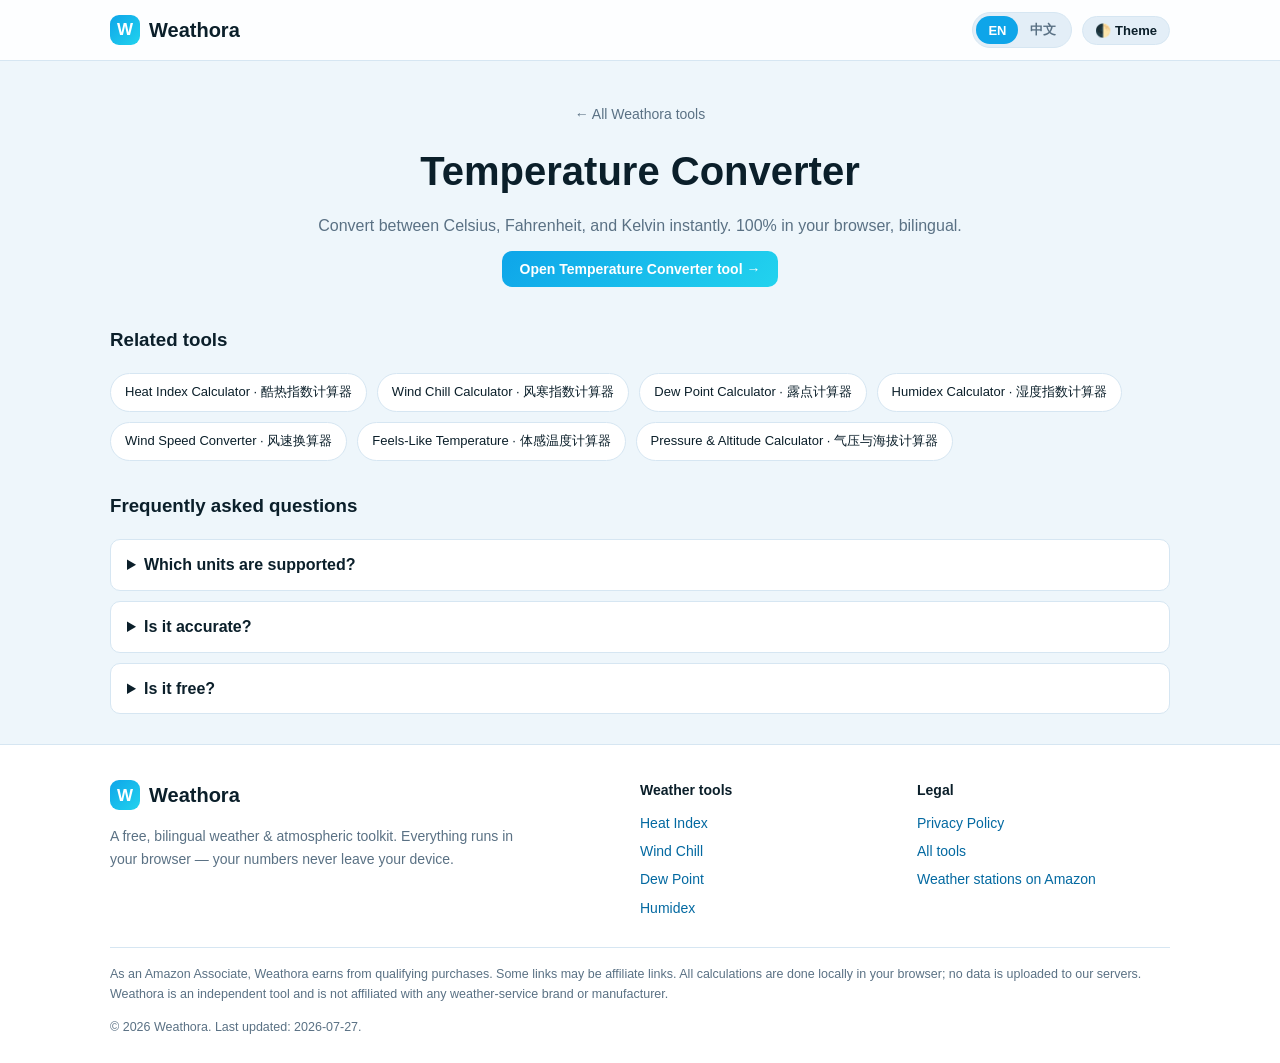
<file: tools/temperature-converter.html>
<!DOCTYPE html>
<html lang="en" data-theme="light" data-lang="en">
<head>
<meta charset="UTF-8" />
<meta name="viewport" content="width=device-width, initial-scale=1" />
<title>Temperature Converter — Free Online Tool | Weathora</title>
<meta name="description" content="Convert between Celsius, Fahrenheit, and Kelvin instantly. 100% in your browser, bilingual." />
<meta name="robots" content="index,follow" />
<link rel="canonical" href="https://weathora.com/tools/temperature-converter.html" />
<link rel="alternate" hreflang="en" href="https://weathora.com/tools/temperature-converter.html" />
<link rel="alternate" hreflang="zh-CN" href="https://weathora.com/tools/temperature-converter.html" />
<link rel="alternate" hreflang="x-default" href="https://weathora.com/tools/temperature-converter.html" />
<meta property="og:type" content="website" />
<meta property="og:title" content="Temperature Converter — Weathora" />
<meta property="og:description" content="Convert between Celsius, Fahrenheit, and Kelvin instantly. 100% in your browser, bilingual." />
<meta property="og:url" content="https://weathora.com/tools/temperature-converter.html" />
<meta property="og:image" content="https://weathora.com/og-image.png" />
<link rel="icon" type="image/svg+xml" href="../favicon.svg" />
<link rel="stylesheet" href="../styles.css" />
<script type="application/ld+json">{"@context":"https://schema.org","@type":"WebPage","name":"Temperature Converter — Weathora","url":"https://weathora.com/tools/temperature-converter.html","description":"Convert between Celsius, Fahrenheit, and Kelvin instantly. 100% in your browser, bilingual.","inLanguage":["en","zh-CN"],"isPartOf":{"@type":"WebSite","name":"Weathora","url":"https://weathora.com/"}}</script>
<script type="application/ld+json">{"@context":"https://schema.org","@type":"FAQPage","mainEntity":[{"@type":"Question","name":"Which units are supported?","acceptedAnswer":{"@type":"Answer","text":"Celsius, Fahrenheit, and Kelvin — all three at once."}},{"@type":"Question","name":"Is it accurate?","acceptedAnswer":{"@type":"Answer","text":"Yes. It uses the standard linear conversion between the three scales."}},{"@type":"Question","name":"Is it free?","acceptedAnswer":{"@type":"Answer","text":"Yes, with no sign-up."}}]}</script>
</head>
<body>
<header class="site-header">
  <div class="wrap header-inner">
    <a class="brand" href="../index.html"><span class="logo">W</span><span>Weathora</span></a>
    <div class="header-actions">
      <div class="seg" id="lang-seg" role="group" aria-label="Language">
        <button data-lang-set="en" class="active">EN</button>
        <button data-lang-set="zh-CN">中文</button>
      </div>
      <button class="toggle-btn" id="theme-toggle" aria-label="Toggle theme">🌓 <span data-en="Theme" data-zh="主题">Theme</span></button>
    </div>
  </div>
</header>
<main class="wrap">
  <section class="landing-hero">
    <a class="backlink" href="../index.html" data-en="← All Weathora tools" data-zh="← 返回 Weathora 全部工具">← All Weathora tools</a>
    <h1>Temperature Converter</h1>
    <p data-en="Convert between Celsius, Fahrenheit, and Kelvin instantly. 100% in your browser, bilingual." data-zh="在摄氏度、华氏度与开尔文之间即时换算。全程浏览器运行，双语。">Convert between Celsius, Fahrenheit, and Kelvin instantly. 100% in your browser, bilingual.</p>
    <a class="btn" href="../index.html#tool-temp" data-en="Open Temperature Converter tool →" data-zh="打开温度换算器工具 →">Open Temperature Converter tool →</a>
  </section>
  <section>
    <h3 data-en="Related tools" data-zh="相关工具">Related tools</h3>
    <div class="related"><a href="heat-index.html">Heat Index Calculator · 酷热指数计算器</a><a href="wind-chill.html">Wind Chill Calculator · 风寒指数计算器</a><a href="dew-point.html">Dew Point Calculator · 露点计算器</a><a href="humidex.html">Humidex Calculator · 湿度指数计算器</a><a href="wind-speed.html">Wind Speed Converter · 风速换算器</a><a href="feels-like.html">Feels-Like Temperature · 体感温度计算器</a><a href="pressure-altitude.html">Pressure & Altitude Calculator · 气压与海拔计算器</a></div>
  </section>
  <section class="faq">
    <h3 data-en="Frequently asked questions" data-zh="常见问题">Frequently asked questions</h3>
      <details><summary>Which units are supported?</summary><p data-en="Celsius, Fahrenheit, and Kelvin — all three at once." data-zh="摄氏度、华氏度与开尔文——一次性全部换算。">Celsius, Fahrenheit, and Kelvin — all three at once.</p></details>
      <details><summary>Is it accurate?</summary><p data-en="Yes. It uses the standard linear conversion between the three scales." data-zh="准确。采用三种温标之间的标准线性换算。">Yes. It uses the standard linear conversion between the three scales.</p></details>
      <details><summary>Is it free?</summary><p data-en="Yes, with no sign-up." data-zh="是的，无需注册。">Yes, with no sign-up.</p></details>
  </section>
</main>
<footer class="site-footer">
  <div class="wrap">
    <div class="foot-grid">
      <div>
        <div class="brand" style="margin-bottom:10px"><span class="logo">W</span><span>Weathora</span></div>
        <p class="priv-safe" data-en="A free, bilingual weather & atmospheric toolkit. Everything runs in your browser — your numbers never leave your device." data-zh="免费、双语的天气与大气工具集。所有计算都在你的浏览器中完成——数值绝不离开你的设备。">A free, bilingual weather & atmospheric toolkit. Everything runs in your browser — your numbers never leave your device.</p>
      </div>
      <div>
        <h4 data-en="Weather tools" data-zh="天气工具">Weather tools</h4>
        <ul>
          <li><a href="../index.html#tool-heat" data-en="Heat Index" data-zh="酷热指数">Heat Index</a></li>
          <li><a href="../index.html#tool-chill" data-en="Wind Chill" data-zh="风寒指数">Wind Chill</a></li>
          <li><a href="../index.html#tool-dew" data-en="Dew Point" data-zh="露点">Dew Point</a></li>
          <li><a href="../index.html#tool-hum" data-en="Humidex" data-zh="湿度指数">Humidex</a></li>
        </ul>
      </div>
      <div>
        <h4 data-en="Legal" data-zh="法律">Legal</h4>
        <ul>
          <li><a href="../privacy.html" data-en="Privacy Policy" data-zh="隐私政策">Privacy Policy</a></li>
          <li><a href="../index.html" data-en="All tools" data-zh="全部工具">All tools</a></li>
          <li><a href="https://www.amazon.com/s?k=weather+station&tag=weathora-20" target="_blank" rel="sponsored nofollow noopener" data-en="Weather stations on Amazon" data-zh="Amazon 上的气象站">Weather stations on Amazon</a></li>
        </ul>
      </div>
    </div>
    <p class="disclosure" data-en="As an Amazon Associate, Weathora earns from qualifying purchases. Some links may be affiliate links. All calculations are done locally in your browser; no data is uploaded to our servers. Weathora is an independent tool and is not affiliated with any weather-service brand or manufacturer." data-zh="作为 Amazon Associates 会员，Weathora 可从符合条件的购买中获得收益。部分链接可能为联盟链接。所有计算均在你的浏览器本地完成，数据不会上传到我们的服务器。Weathora 是独立工具，与任何气象服务品牌或厂商无隶属关系。">As an Amazon Associate, Weathora earns from qualifying purchases. Some links may be affiliate links. All calculations are done locally in your browser; no data is uploaded to our servers. Weathora is an independent tool and is not affiliated with any weather-service brand or manufacturer.</p>
    <p class="copyright" data-en="© 2026 Weathora. Last updated: 2026-07-27." data-zh="© 2026 Weathora。最后更新：2026-07-27。">© 2026 Weathora. Last updated: 2026-07-27.</p>
  </div>
</footer>
<script>
(function(){
  function applyLang(l){document.documentElement.lang=l;document.documentElement.setAttribute('data-lang',l);document.querySelectorAll('[data-en]').forEach(function(el){el.textContent=el.getAttribute(l==='zh-CN'?'data-zh':'data-en');});document.querySelectorAll('#lang-seg button').forEach(function(b){b.classList.toggle('active',b.dataset.langSet===l);});try{localStorage.setItem('weathora-lang',l);}catch(e){}}
  document.querySelectorAll('#lang-seg button').forEach(function(b){b.addEventListener('click',function(){applyLang(b.dataset.langSet);});});
  try{applyLang(localStorage.getItem('weathora-lang')||'en');}catch(e){applyLang('en');}
  var t=document.getElementById('theme-toggle');if(t){t.addEventListener('click',function(){var c=document.documentElement.getAttribute('data-theme')==='dark'?'light':'dark';document.documentElement.setAttribute('data-theme',c);try{localStorage.setItem('weathora-theme',c);}catch(e){}});}
  try{document.documentElement.setAttribute('data-theme',localStorage.getItem('weathora-theme')||'light');}catch(e){}
})();
</script>
</body>
</html>
</file>
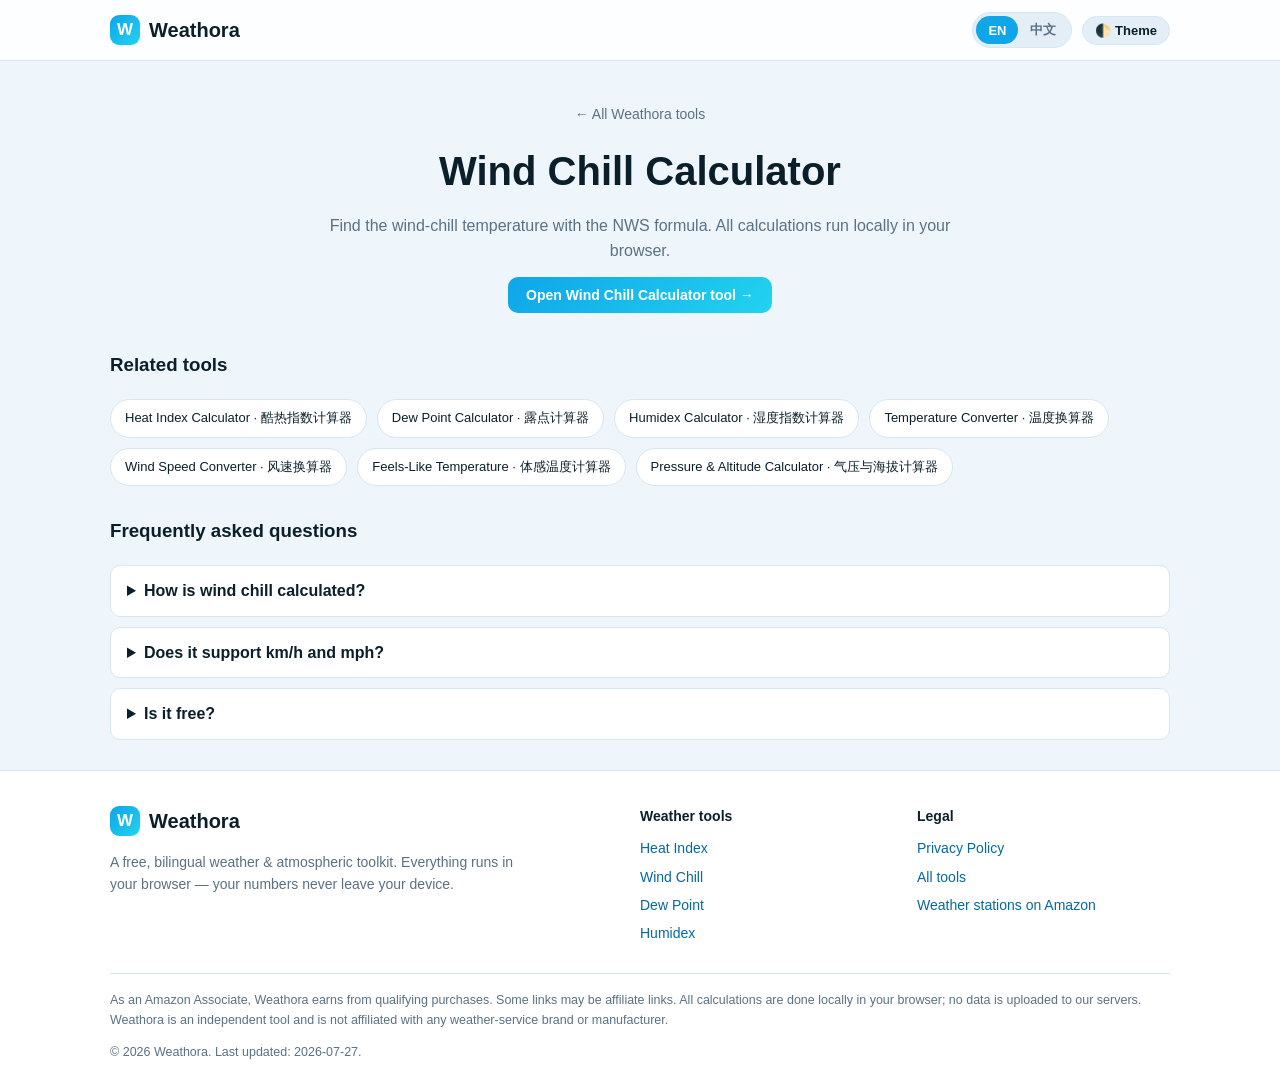
<file: tools/wind-chill.html>
<!DOCTYPE html>
<html lang="en" data-theme="light" data-lang="en">
<head>
<meta charset="UTF-8" />
<meta name="viewport" content="width=device-width, initial-scale=1" />
<title>Wind Chill Calculator — Free Online Tool | Weathora</title>
<meta name="description" content="Find the wind-chill temperature with the NWS formula. All calculations run locally in your browser." />
<meta name="robots" content="index,follow" />
<link rel="canonical" href="https://weathora.com/tools/wind-chill.html" />
<link rel="alternate" hreflang="en" href="https://weathora.com/tools/wind-chill.html" />
<link rel="alternate" hreflang="zh-CN" href="https://weathora.com/tools/wind-chill.html" />
<link rel="alternate" hreflang="x-default" href="https://weathora.com/tools/wind-chill.html" />
<meta property="og:type" content="website" />
<meta property="og:title" content="Wind Chill Calculator — Weathora" />
<meta property="og:description" content="Find the wind-chill temperature with the NWS formula. All calculations run locally in your browser." />
<meta property="og:url" content="https://weathora.com/tools/wind-chill.html" />
<meta property="og:image" content="https://weathora.com/og-image.png" />
<link rel="icon" type="image/svg+xml" href="../favicon.svg" />
<link rel="stylesheet" href="../styles.css" />
<script type="application/ld+json">{"@context":"https://schema.org","@type":"WebPage","name":"Wind Chill Calculator — Weathora","url":"https://weathora.com/tools/wind-chill.html","description":"Find the wind-chill temperature with the NWS formula. All calculations run locally in your browser.","inLanguage":["en","zh-CN"],"isPartOf":{"@type":"WebSite","name":"Weathora","url":"https://weathora.com/"}}</script>
<script type="application/ld+json">{"@context":"https://schema.org","@type":"FAQPage","mainEntity":[{"@type":"Question","name":"How is wind chill calculated?","acceptedAnswer":{"@type":"Answer","text":"It uses the NWS wind-chill formula based on air temperature and wind speed."}},{"@type":"Question","name":"Does it support km/h and mph?","acceptedAnswer":{"@type":"Answer","text":"Yes. Switch the wind-speed unit between m/s, km/h, mph, and knots."}},{"@type":"Question","name":"Is it free?","acceptedAnswer":{"@type":"Answer","text":"Yes, with no sign-up."}}]}</script>
</head>
<body>
<header class="site-header">
  <div class="wrap header-inner">
    <a class="brand" href="../index.html"><span class="logo">W</span><span>Weathora</span></a>
    <div class="header-actions">
      <div class="seg" id="lang-seg" role="group" aria-label="Language">
        <button data-lang-set="en" class="active">EN</button>
        <button data-lang-set="zh-CN">中文</button>
      </div>
      <button class="toggle-btn" id="theme-toggle" aria-label="Toggle theme">🌓 <span data-en="Theme" data-zh="主题">Theme</span></button>
    </div>
  </div>
</header>
<main class="wrap">
  <section class="landing-hero">
    <a class="backlink" href="../index.html" data-en="← All Weathora tools" data-zh="← 返回 Weathora 全部工具">← All Weathora tools</a>
    <h1>Wind Chill Calculator</h1>
    <p data-en="Find the wind-chill temperature with the NWS formula. All calculations run locally in your browser." data-zh="用 NWS 公式求风寒温度。所有计算都在你的浏览器本地完成。">Find the wind-chill temperature with the NWS formula. All calculations run locally in your browser.</p>
    <a class="btn" href="../index.html#tool-chill" data-en="Open Wind Chill Calculator tool →" data-zh="打开风寒指数计算器工具 →">Open Wind Chill Calculator tool →</a>
  </section>
  <section>
    <h3 data-en="Related tools" data-zh="相关工具">Related tools</h3>
    <div class="related"><a href="heat-index.html">Heat Index Calculator · 酷热指数计算器</a><a href="dew-point.html">Dew Point Calculator · 露点计算器</a><a href="humidex.html">Humidex Calculator · 湿度指数计算器</a><a href="temperature-converter.html">Temperature Converter · 温度换算器</a><a href="wind-speed.html">Wind Speed Converter · 风速换算器</a><a href="feels-like.html">Feels-Like Temperature · 体感温度计算器</a><a href="pressure-altitude.html">Pressure & Altitude Calculator · 气压与海拔计算器</a></div>
  </section>
  <section class="faq">
    <h3 data-en="Frequently asked questions" data-zh="常见问题">Frequently asked questions</h3>
      <details><summary>How is wind chill calculated?</summary><p data-en="It uses the NWS wind-chill formula based on air temperature and wind speed." data-zh="它基于气温与风速，采用 NWS 风寒公式计算。">It uses the NWS wind-chill formula based on air temperature and wind speed.</p></details>
      <details><summary>Does it support km/h and mph?</summary><p data-en="Yes. Switch the wind-speed unit between m/s, km/h, mph, and knots." data-zh="支持。可在 m/s、km/h、mph 与节之间切换风速单位。">Yes. Switch the wind-speed unit between m/s, km/h, mph, and knots.</p></details>
      <details><summary>Is it free?</summary><p data-en="Yes, with no sign-up." data-zh="是的，无需注册。">Yes, with no sign-up.</p></details>
  </section>
</main>
<footer class="site-footer">
  <div class="wrap">
    <div class="foot-grid">
      <div>
        <div class="brand" style="margin-bottom:10px"><span class="logo">W</span><span>Weathora</span></div>
        <p class="priv-safe" data-en="A free, bilingual weather & atmospheric toolkit. Everything runs in your browser — your numbers never leave your device." data-zh="免费、双语的天气与大气工具集。所有计算都在你的浏览器中完成——数值绝不离开你的设备。">A free, bilingual weather & atmospheric toolkit. Everything runs in your browser — your numbers never leave your device.</p>
      </div>
      <div>
        <h4 data-en="Weather tools" data-zh="天气工具">Weather tools</h4>
        <ul>
          <li><a href="../index.html#tool-heat" data-en="Heat Index" data-zh="酷热指数">Heat Index</a></li>
          <li><a href="../index.html#tool-chill" data-en="Wind Chill" data-zh="风寒指数">Wind Chill</a></li>
          <li><a href="../index.html#tool-dew" data-en="Dew Point" data-zh="露点">Dew Point</a></li>
          <li><a href="../index.html#tool-hum" data-en="Humidex" data-zh="湿度指数">Humidex</a></li>
        </ul>
      </div>
      <div>
        <h4 data-en="Legal" data-zh="法律">Legal</h4>
        <ul>
          <li><a href="../privacy.html" data-en="Privacy Policy" data-zh="隐私政策">Privacy Policy</a></li>
          <li><a href="../index.html" data-en="All tools" data-zh="全部工具">All tools</a></li>
          <li><a href="https://www.amazon.com/s?k=weather+station&tag=weathora-20" target="_blank" rel="sponsored nofollow noopener" data-en="Weather stations on Amazon" data-zh="Amazon 上的气象站">Weather stations on Amazon</a></li>
        </ul>
      </div>
    </div>
    <p class="disclosure" data-en="As an Amazon Associate, Weathora earns from qualifying purchases. Some links may be affiliate links. All calculations are done locally in your browser; no data is uploaded to our servers. Weathora is an independent tool and is not affiliated with any weather-service brand or manufacturer." data-zh="作为 Amazon Associates 会员，Weathora 可从符合条件的购买中获得收益。部分链接可能为联盟链接。所有计算均在你的浏览器本地完成，数据不会上传到我们的服务器。Weathora 是独立工具，与任何气象服务品牌或厂商无隶属关系。">As an Amazon Associate, Weathora earns from qualifying purchases. Some links may be affiliate links. All calculations are done locally in your browser; no data is uploaded to our servers. Weathora is an independent tool and is not affiliated with any weather-service brand or manufacturer.</p>
    <p class="copyright" data-en="© 2026 Weathora. Last updated: 2026-07-27." data-zh="© 2026 Weathora。最后更新：2026-07-27。">© 2026 Weathora. Last updated: 2026-07-27.</p>
  </div>
</footer>
<script>
(function(){
  function applyLang(l){document.documentElement.lang=l;document.documentElement.setAttribute('data-lang',l);document.querySelectorAll('[data-en]').forEach(function(el){el.textContent=el.getAttribute(l==='zh-CN'?'data-zh':'data-en');});document.querySelectorAll('#lang-seg button').forEach(function(b){b.classList.toggle('active',b.dataset.langSet===l);});try{localStorage.setItem('weathora-lang',l);}catch(e){}}
  document.querySelectorAll('#lang-seg button').forEach(function(b){b.addEventListener('click',function(){applyLang(b.dataset.langSet);});});
  try{applyLang(localStorage.getItem('weathora-lang')||'en');}catch(e){applyLang('en');}
  var t=document.getElementById('theme-toggle');if(t){t.addEventListener('click',function(){var c=document.documentElement.getAttribute('data-theme')==='dark'?'light':'dark';document.documentElement.setAttribute('data-theme',c);try{localStorage.setItem('weathora-theme',c);}catch(e){}});}
  try{document.documentElement.setAttribute('data-theme',localStorage.getItem('weathora-theme')||'light');}catch(e){}
})();
</script>
</body>
</html>
</file>
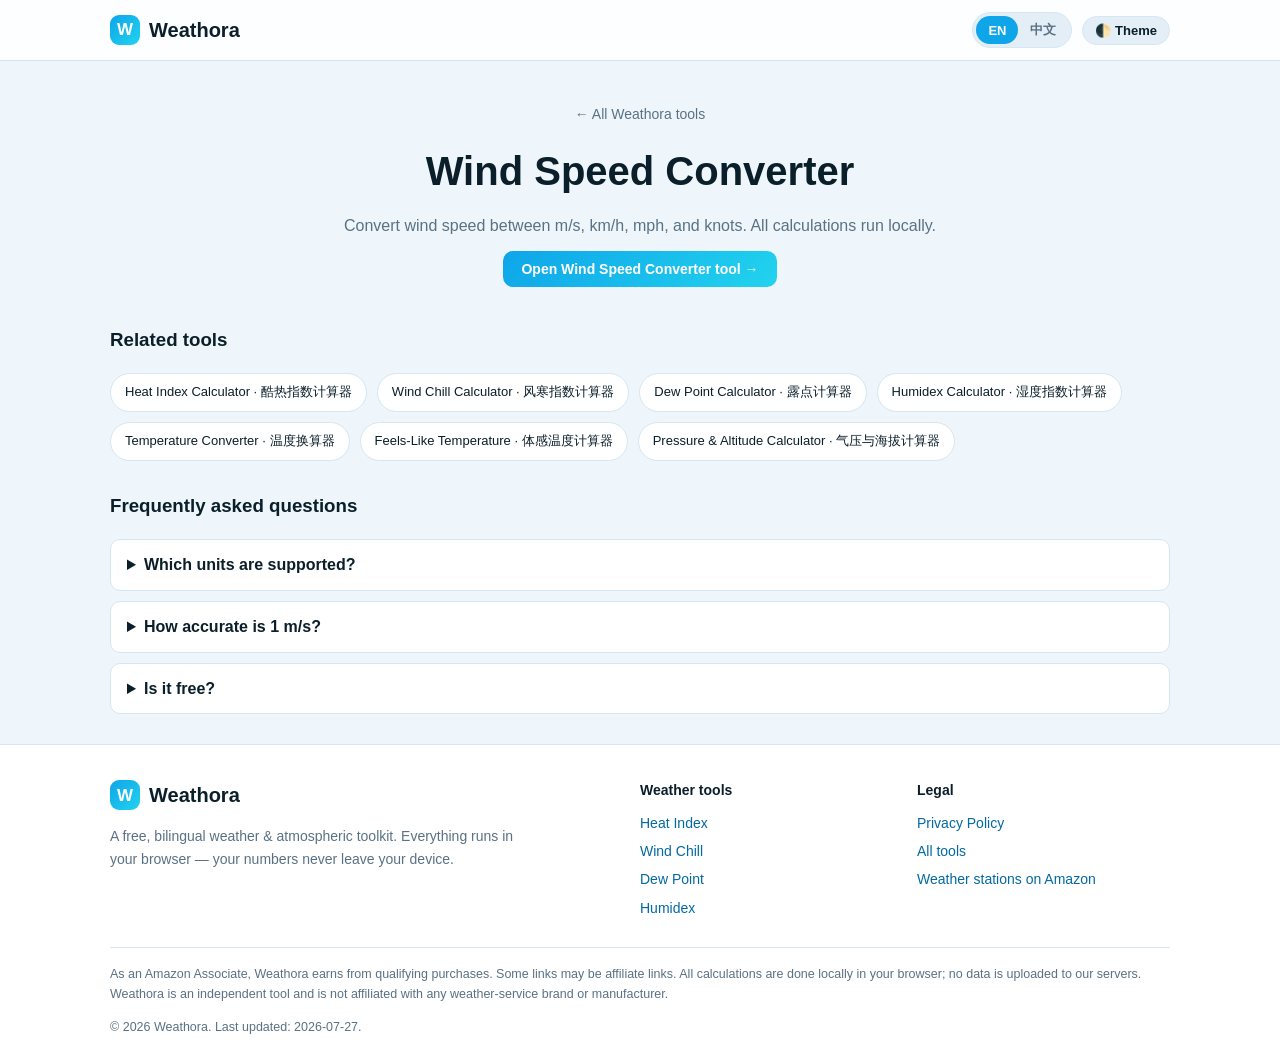
<file: tools/wind-speed.html>
<!DOCTYPE html>
<html lang="en" data-theme="light" data-lang="en">
<head>
<meta charset="UTF-8" />
<meta name="viewport" content="width=device-width, initial-scale=1" />
<title>Wind Speed Converter — Free Online Tool | Weathora</title>
<meta name="description" content="Convert wind speed between m/s, km/h, mph, and knots. All calculations run locally." />
<meta name="robots" content="index,follow" />
<link rel="canonical" href="https://weathora.com/tools/wind-speed.html" />
<link rel="alternate" hreflang="en" href="https://weathora.com/tools/wind-speed.html" />
<link rel="alternate" hreflang="zh-CN" href="https://weathora.com/tools/wind-speed.html" />
<link rel="alternate" hreflang="x-default" href="https://weathora.com/tools/wind-speed.html" />
<meta property="og:type" content="website" />
<meta property="og:title" content="Wind Speed Converter — Weathora" />
<meta property="og:description" content="Convert wind speed between m/s, km/h, mph, and knots. All calculations run locally." />
<meta property="og:url" content="https://weathora.com/tools/wind-speed.html" />
<meta property="og:image" content="https://weathora.com/og-image.png" />
<link rel="icon" type="image/svg+xml" href="../favicon.svg" />
<link rel="stylesheet" href="../styles.css" />
<script type="application/ld+json">{"@context":"https://schema.org","@type":"WebPage","name":"Wind Speed Converter — Weathora","url":"https://weathora.com/tools/wind-speed.html","description":"Convert wind speed between m/s, km/h, mph, and knots. All calculations run locally.","inLanguage":["en","zh-CN"],"isPartOf":{"@type":"WebSite","name":"Weathora","url":"https://weathora.com/"}}</script>
<script type="application/ld+json">{"@context":"https://schema.org","@type":"FAQPage","mainEntity":[{"@type":"Question","name":"Which units are supported?","acceptedAnswer":{"@type":"Answer","text":"Meters per second, kilometers per hour, miles per hour, and knots."}},{"@type":"Question","name":"How accurate is 1 m/s?","acceptedAnswer":{"@type":"Answer","text":"1 m/s equals 3.6 km/h, about 2.237 mph, or 1.944 knots."}},{"@type":"Question","name":"Is it free?","acceptedAnswer":{"@type":"Answer","text":"Yes, no account needed."}}]}</script>
</head>
<body>
<header class="site-header">
  <div class="wrap header-inner">
    <a class="brand" href="../index.html"><span class="logo">W</span><span>Weathora</span></a>
    <div class="header-actions">
      <div class="seg" id="lang-seg" role="group" aria-label="Language">
        <button data-lang-set="en" class="active">EN</button>
        <button data-lang-set="zh-CN">中文</button>
      </div>
      <button class="toggle-btn" id="theme-toggle" aria-label="Toggle theme">🌓 <span data-en="Theme" data-zh="主题">Theme</span></button>
    </div>
  </div>
</header>
<main class="wrap">
  <section class="landing-hero">
    <a class="backlink" href="../index.html" data-en="← All Weathora tools" data-zh="← 返回 Weathora 全部工具">← All Weathora tools</a>
    <h1>Wind Speed Converter</h1>
    <p data-en="Convert wind speed between m/s, km/h, mph, and knots. All calculations run locally." data-zh="在 m/s、km/h、mph 与节之间换算风速。所有计算均本地完成。">Convert wind speed between m/s, km/h, mph, and knots. All calculations run locally.</p>
    <a class="btn" href="../index.html#tool-wind" data-en="Open Wind Speed Converter tool →" data-zh="打开风速换算器工具 →">Open Wind Speed Converter tool →</a>
  </section>
  <section>
    <h3 data-en="Related tools" data-zh="相关工具">Related tools</h3>
    <div class="related"><a href="heat-index.html">Heat Index Calculator · 酷热指数计算器</a><a href="wind-chill.html">Wind Chill Calculator · 风寒指数计算器</a><a href="dew-point.html">Dew Point Calculator · 露点计算器</a><a href="humidex.html">Humidex Calculator · 湿度指数计算器</a><a href="temperature-converter.html">Temperature Converter · 温度换算器</a><a href="feels-like.html">Feels-Like Temperature · 体感温度计算器</a><a href="pressure-altitude.html">Pressure & Altitude Calculator · 气压与海拔计算器</a></div>
  </section>
  <section class="faq">
    <h3 data-en="Frequently asked questions" data-zh="常见问题">Frequently asked questions</h3>
      <details><summary>Which units are supported?</summary><p data-en="Meters per second, kilometers per hour, miles per hour, and knots." data-zh="米每秒、公里每小时、英里每小时与节。">Meters per second, kilometers per hour, miles per hour, and knots.</p></details>
      <details><summary>How accurate is 1 m/s?</summary><p data-en="1 m/s equals 3.6 km/h, about 2.237 mph, or 1.944 knots." data-zh="1 m/s 等于 3.6 km/h、约 2.237 mph 或 1.944 节。">1 m/s equals 3.6 km/h, about 2.237 mph, or 1.944 knots.</p></details>
      <details><summary>Is it free?</summary><p data-en="Yes, no account needed." data-zh="是的，无需注册。">Yes, no account needed.</p></details>
  </section>
</main>
<footer class="site-footer">
  <div class="wrap">
    <div class="foot-grid">
      <div>
        <div class="brand" style="margin-bottom:10px"><span class="logo">W</span><span>Weathora</span></div>
        <p class="priv-safe" data-en="A free, bilingual weather & atmospheric toolkit. Everything runs in your browser — your numbers never leave your device." data-zh="免费、双语的天气与大气工具集。所有计算都在你的浏览器中完成——数值绝不离开你的设备。">A free, bilingual weather & atmospheric toolkit. Everything runs in your browser — your numbers never leave your device.</p>
      </div>
      <div>
        <h4 data-en="Weather tools" data-zh="天气工具">Weather tools</h4>
        <ul>
          <li><a href="../index.html#tool-heat" data-en="Heat Index" data-zh="酷热指数">Heat Index</a></li>
          <li><a href="../index.html#tool-chill" data-en="Wind Chill" data-zh="风寒指数">Wind Chill</a></li>
          <li><a href="../index.html#tool-dew" data-en="Dew Point" data-zh="露点">Dew Point</a></li>
          <li><a href="../index.html#tool-hum" data-en="Humidex" data-zh="湿度指数">Humidex</a></li>
        </ul>
      </div>
      <div>
        <h4 data-en="Legal" data-zh="法律">Legal</h4>
        <ul>
          <li><a href="../privacy.html" data-en="Privacy Policy" data-zh="隐私政策">Privacy Policy</a></li>
          <li><a href="../index.html" data-en="All tools" data-zh="全部工具">All tools</a></li>
          <li><a href="https://www.amazon.com/s?k=weather+station&tag=weathora-20" target="_blank" rel="sponsored nofollow noopener" data-en="Weather stations on Amazon" data-zh="Amazon 上的气象站">Weather stations on Amazon</a></li>
        </ul>
      </div>
    </div>
    <p class="disclosure" data-en="As an Amazon Associate, Weathora earns from qualifying purchases. Some links may be affiliate links. All calculations are done locally in your browser; no data is uploaded to our servers. Weathora is an independent tool and is not affiliated with any weather-service brand or manufacturer." data-zh="作为 Amazon Associates 会员，Weathora 可从符合条件的购买中获得收益。部分链接可能为联盟链接。所有计算均在你的浏览器本地完成，数据不会上传到我们的服务器。Weathora 是独立工具，与任何气象服务品牌或厂商无隶属关系。">As an Amazon Associate, Weathora earns from qualifying purchases. Some links may be affiliate links. All calculations are done locally in your browser; no data is uploaded to our servers. Weathora is an independent tool and is not affiliated with any weather-service brand or manufacturer.</p>
    <p class="copyright" data-en="© 2026 Weathora. Last updated: 2026-07-27." data-zh="© 2026 Weathora。最后更新：2026-07-27。">© 2026 Weathora. Last updated: 2026-07-27.</p>
  </div>
</footer>
<script>
(function(){
  function applyLang(l){document.documentElement.lang=l;document.documentElement.setAttribute('data-lang',l);document.querySelectorAll('[data-en]').forEach(function(el){el.textContent=el.getAttribute(l==='zh-CN'?'data-zh':'data-en');});document.querySelectorAll('#lang-seg button').forEach(function(b){b.classList.toggle('active',b.dataset.langSet===l);});try{localStorage.setItem('weathora-lang',l);}catch(e){}}
  document.querySelectorAll('#lang-seg button').forEach(function(b){b.addEventListener('click',function(){applyLang(b.dataset.langSet);});});
  try{applyLang(localStorage.getItem('weathora-lang')||'en');}catch(e){applyLang('en');}
  var t=document.getElementById('theme-toggle');if(t){t.addEventListener('click',function(){var c=document.documentElement.getAttribute('data-theme')==='dark'?'light':'dark';document.documentElement.setAttribute('data-theme',c);try{localStorage.setItem('weathora-theme',c);}catch(e){}});}
  try{document.documentElement.setAttribute('data-theme',localStorage.getItem('weathora-theme')||'light');}catch(e){}
})();
</script>
</body>
</html>
</file>
<file: styles.css>
:root {
  --bg: #eef6fb;
  --surface: #ffffff;
  --surface-2: #e3eef7;
  --text: #0b1f2a;
  --muted: #5a7184;
  --border: #d6e6f2;
  --brand: #0ea5e9;
  --brand-2: #22d3ee;
  --brand-ink: #0369a1;
  --danger: #ef4444;
  --ok: #10b981;
  --warn: #f59e0b;
  --shadow: 0 1px 3px rgba(11, 31, 42, .08), 0 10px 30px rgba(11, 31, 42, .06);
  --radius: 14px;
}
[data-theme="dark"] {
  --bg: #07151f;
  --surface: #0e2230;
  --surface-2: #14303f;
  --text: #e6f3fa;
  --muted: #93b0c2;
  --border: #1d3a4d;
  --brand: #38bdf8;
  --brand-2: #22d3ee;
  --brand-ink: #7dd3fc;
  --shadow: 0 1px 3px rgba(0, 0, 0, .5), 0 12px 34px rgba(0, 0, 0, .45);
}
* { box-sizing: border-box; }
html, body { margin: 0; padding: 0; }
body {
  font-family: -apple-system, BlinkMacSystemFont, "Segoe UI", Roboto, Helvetica, Arial, "PingFang SC", "Microsoft YaHei", sans-serif;
  background: var(--bg); color: var(--text); line-height: 1.6;
  -webkit-font-smoothing: antialiased;
}
a { color: var(--brand-ink); text-decoration: none; }
a:hover { text-decoration: underline; }
.wrap { max-width: 1100px; margin: 0 auto; padding: 0 20px; }
code, .mono { font-family: ui-monospace, "SF Mono", Menlo, Consolas, monospace; }

/* header */
.site-header { position: sticky; top: 0; z-index: 50; background: color-mix(in srgb, var(--surface) 88%, transparent); backdrop-filter: blur(10px); border-bottom: 1px solid var(--border); }
.header-inner { display: flex; align-items: center; justify-content: space-between; height: 60px; }
.brand { display: flex; align-items: center; gap: 9px; font-weight: 800; font-size: 20px; color: var(--text); }
.brand:hover { text-decoration: none; }
.logo { width: 30px; height: 30px; border-radius: 9px; background: linear-gradient(135deg, var(--brand), var(--brand-2)); color: #fff; display: grid; place-items: center; font-weight: 800; font-size: 17px; }
.header-actions { display: flex; align-items: center; gap: 10px; }
.seg { display: inline-flex; background: var(--surface-2); border: 1px solid var(--border); border-radius: 999px; padding: 3px; }
.seg button { border: 0; background: transparent; color: var(--muted); font-weight: 600; padding: 5px 12px; border-radius: 999px; cursor: pointer; font-size: 13px; }
.seg button.active { background: var(--brand); color: #fff; }
.toggle-btn { border: 1px solid var(--border); background: var(--surface-2); color: var(--text); border-radius: 999px; padding: 6px 12px; cursor: pointer; font-weight: 600; font-size: 13px; }

/* hero */
.hero { text-align: center; padding: 54px 20px 26px; }
.hero h1 { font-size: clamp(28px, 5vw, 46px); margin: 0 0 14px; letter-spacing: -.5px; }
.hero .hl { background: linear-gradient(120deg, var(--brand), var(--brand-2)); -webkit-background-clip: text; background-clip: text; color: transparent; }
.hero .sub { font-size: 17px; color: var(--muted); max-width: 760px; margin: 0 auto; }
.badges { display: flex; flex-wrap: wrap; gap: 10px; justify-content: center; margin: 22px 0 8px; }
.badge { display: inline-flex; align-items: center; gap: 7px; background: var(--surface); border: 1px solid var(--border); border-radius: 999px; padding: 7px 14px; font-size: 13px; color: var(--muted); box-shadow: var(--shadow); }
.badge .dot { width: 8px; height: 8px; border-radius: 50%; background: linear-gradient(135deg, var(--brand), var(--brand-2)); }
.steps { display: grid; grid-template-columns: repeat(3, 1fr); gap: 16px; max-width: 760px; margin: 30px auto 0; text-align: left; }
.step { background: var(--surface); border: 1px solid var(--border); border-radius: var(--radius); padding: 16px; box-shadow: var(--shadow); }
.step .n { width: 26px; height: 26px; border-radius: 50%; background: var(--brand); color: #fff; display: grid; place-items: center; font-weight: 800; font-size: 13px; margin-bottom: 8px; }
.step b { display: block; font-size: 15px; }
.step span { font-size: 13px; color: var(--muted); }

/* tool nav */
.toolnav { position: sticky; top: 60px; z-index: 40; background: color-mix(in srgb, var(--bg) 92%, transparent); backdrop-filter: blur(8px); border-bottom: 1px solid var(--border); }
.toolnav-inner { display: flex; gap: 6px; overflow-x: auto; padding: 10px 20px; scrollbar-width: thin; }
.tab { border: 1px solid var(--border); background: var(--surface); color: var(--text); padding: 8px 15px; border-radius: 999px; cursor: pointer; font-weight: 600; font-size: 13.5px; white-space: nowrap; }
.tab:hover { border-color: var(--brand); }
.tab.active { background: linear-gradient(135deg, var(--brand), var(--brand-2)); color: #fff; border-color: transparent; }

/* studio / panels */
.studio { padding: 26px 20px 30px; }
.tool-panel { display: none; }
.tool-panel.active { display: grid; grid-template-columns: 380px 1fr; gap: 22px; align-items: start; }
.panel { background: var(--surface); border: 1px solid var(--border); border-radius: var(--radius); padding: 18px; box-shadow: var(--shadow); }
.panel-label { display: block; font-weight: 700; font-size: 14px; margin-bottom: 8px; }
.input { width: 100%; border: 1px solid var(--border); border-radius: 10px; padding: 11px 12px; font-size: 14px; background: var(--surface-2); color: var(--text); font-family: inherit; }
textarea.input { resize: vertical; min-height: 120px; font-family: ui-monospace, "SF Mono", Menlo, Consolas, monospace; font-size: 13px; }
.hint { font-size: 12px; color: var(--muted); margin-top: 6px; }
.row { display: flex; align-items: center; justify-content: space-between; gap: 12px; padding: 7px 0; border-bottom: 1px dashed var(--border); }
.row:last-child { border-bottom: 0; }
.row .opt-label { font-size: 14px; }
.row input[type="text"], .row input[type="number"], .row select { width: 150px; border: 1px solid var(--border); border-radius: 8px; padding: 7px 10px; background: var(--surface-2); color: var(--text); font-size: 13px; }
.range { width: 150px; accent-color: var(--brand); }
.switch { display: inline-flex; align-items: center; gap: 9px; cursor: pointer; font-size: 14px; }
.switch input { width: 18px; height: 18px; accent-color: var(--brand); }
.checkgroup { display: flex; flex-wrap: wrap; gap: 8px; }
.pill { border: 1px solid var(--border); background: var(--surface-2); color: var(--text); border-radius: 999px; padding: 6px 13px; cursor: pointer; font-size: 13px; font-weight: 600; }
.pill:hover { border-color: var(--brand); }
.pill.active { background: var(--brand); color: #fff; border-color: transparent; }

/* output */
.preview-panel { display: flex; flex-direction: column; gap: 14px; }
.out-box { width: 100%; background: var(--surface-2); border: 1px solid var(--border); border-radius: 12px; padding: 16px; }
.result-grid { display: grid; grid-template-columns: 1fr 1fr; gap: 14px 18px; }
.result-grid > div { display: flex; flex-direction: column; gap: 4px; }
.rk { font-size: 12px; color: var(--muted); text-transform: uppercase; letter-spacing: .4px; }
.rv { font-size: 19px; font-weight: 800; letter-spacing: .3px; }
.actions { display: flex; gap: 10px; flex-wrap: wrap; }
.btn { border: 0; background: linear-gradient(135deg, var(--brand), var(--brand-2)); color: #fff; font-weight: 700; padding: 10px 18px; border-radius: 10px; cursor: pointer; font-size: 14px; }
.btn:hover { text-decoration: none; opacity: .94; }
.btn.ghost { background: var(--surface-2); color: var(--text); border: 1px solid var(--border); }
.btn.sm { padding: 7px 12px; font-size: 13px; }

/* reference table */
.ref-table { width: 100%; border-collapse: collapse; font-size: 13.5px; }
.ref-table th, .ref-table td { text-align: left; padding: 10px 12px; border-bottom: 1px solid var(--border); }
.ref-table th { font-size: 11px; text-transform: uppercase; letter-spacing: .4px; color: var(--muted); background: var(--surface); }
.ref-table td { color: var(--text); }
.ref-table tr:hover td { background: var(--surface-2); }

/* features */
.features { padding: 30px 20px 50px; }
.features h2 { text-align: center; font-size: 28px; margin: 0 0 26px; }
.feature-grid { display: grid; grid-template-columns: repeat(3, 1fr); gap: 18px; }
.feature { background: var(--surface); border: 1px solid var(--border); border-radius: var(--radius); padding: 20px; box-shadow: var(--shadow); }
.feature .ficon { font-size: 26px; margin-bottom: 8px; }
.feature h3 { margin: 0 0 6px; font-size: 17px; }
.feature p { margin: 0; color: var(--muted); font-size: 14px; }

/* footer */
.site-footer { background: var(--surface); border-top: 1px solid var(--border); padding: 34px 0 26px; margin-top: 20px; }
.foot-grid { display: grid; grid-template-columns: 2fr 1fr 1fr; gap: 24px; }
.foot-grid h4 { font-size: 14px; margin: 0 0 10px; }
.foot-grid ul { list-style: none; padding: 0; margin: 0; }
.foot-grid li { margin: 6px 0; font-size: 14px; }
.priv-safe { color: var(--muted); font-size: 14px; max-width: 420px; }
.disclosure { color: var(--muted); font-size: 12.5px; margin-top: 22px; border-top: 1px solid var(--border); padding-top: 16px; }
.copyright { color: var(--muted); font-size: 12.5px; margin: 8px 0 0; }

/* landing */
.landing-hero { padding: 40px 0 24px; text-align: center; }
.landing-hero h1 { font-size: clamp(26px, 4vw, 40px); margin: 12px 0 10px; }
.landing-hero p { color: var(--muted); max-width: 680px; margin: 0 auto 18px; font-size: 16px; }
.backlink { color: var(--muted); font-size: 14px; }
.related { display: flex; flex-wrap: wrap; gap: 10px; }
.related a { background: var(--surface); border: 1px solid var(--border); border-radius: 999px; padding: 8px 14px; font-size: 13px; color: var(--text); }
.faq { margin: 30px 0; }
.faq details { background: var(--surface); border: 1px solid var(--border); border-radius: 10px; padding: 12px 16px; margin-bottom: 10px; }
.faq summary { font-weight: 700; cursor: pointer; }
.faq p { color: var(--muted); margin: 8px 0 0; font-size: 14px; }

@media (max-width: 860px) {
  .tool-panel.active { grid-template-columns: 1fr; }
  .feature-grid { grid-template-columns: 1fr; }
  .foot-grid { grid-template-columns: 1fr; }
  .steps { grid-template-columns: 1fr; }
  .result-grid { grid-template-columns: 1fr; }
}
</file>
